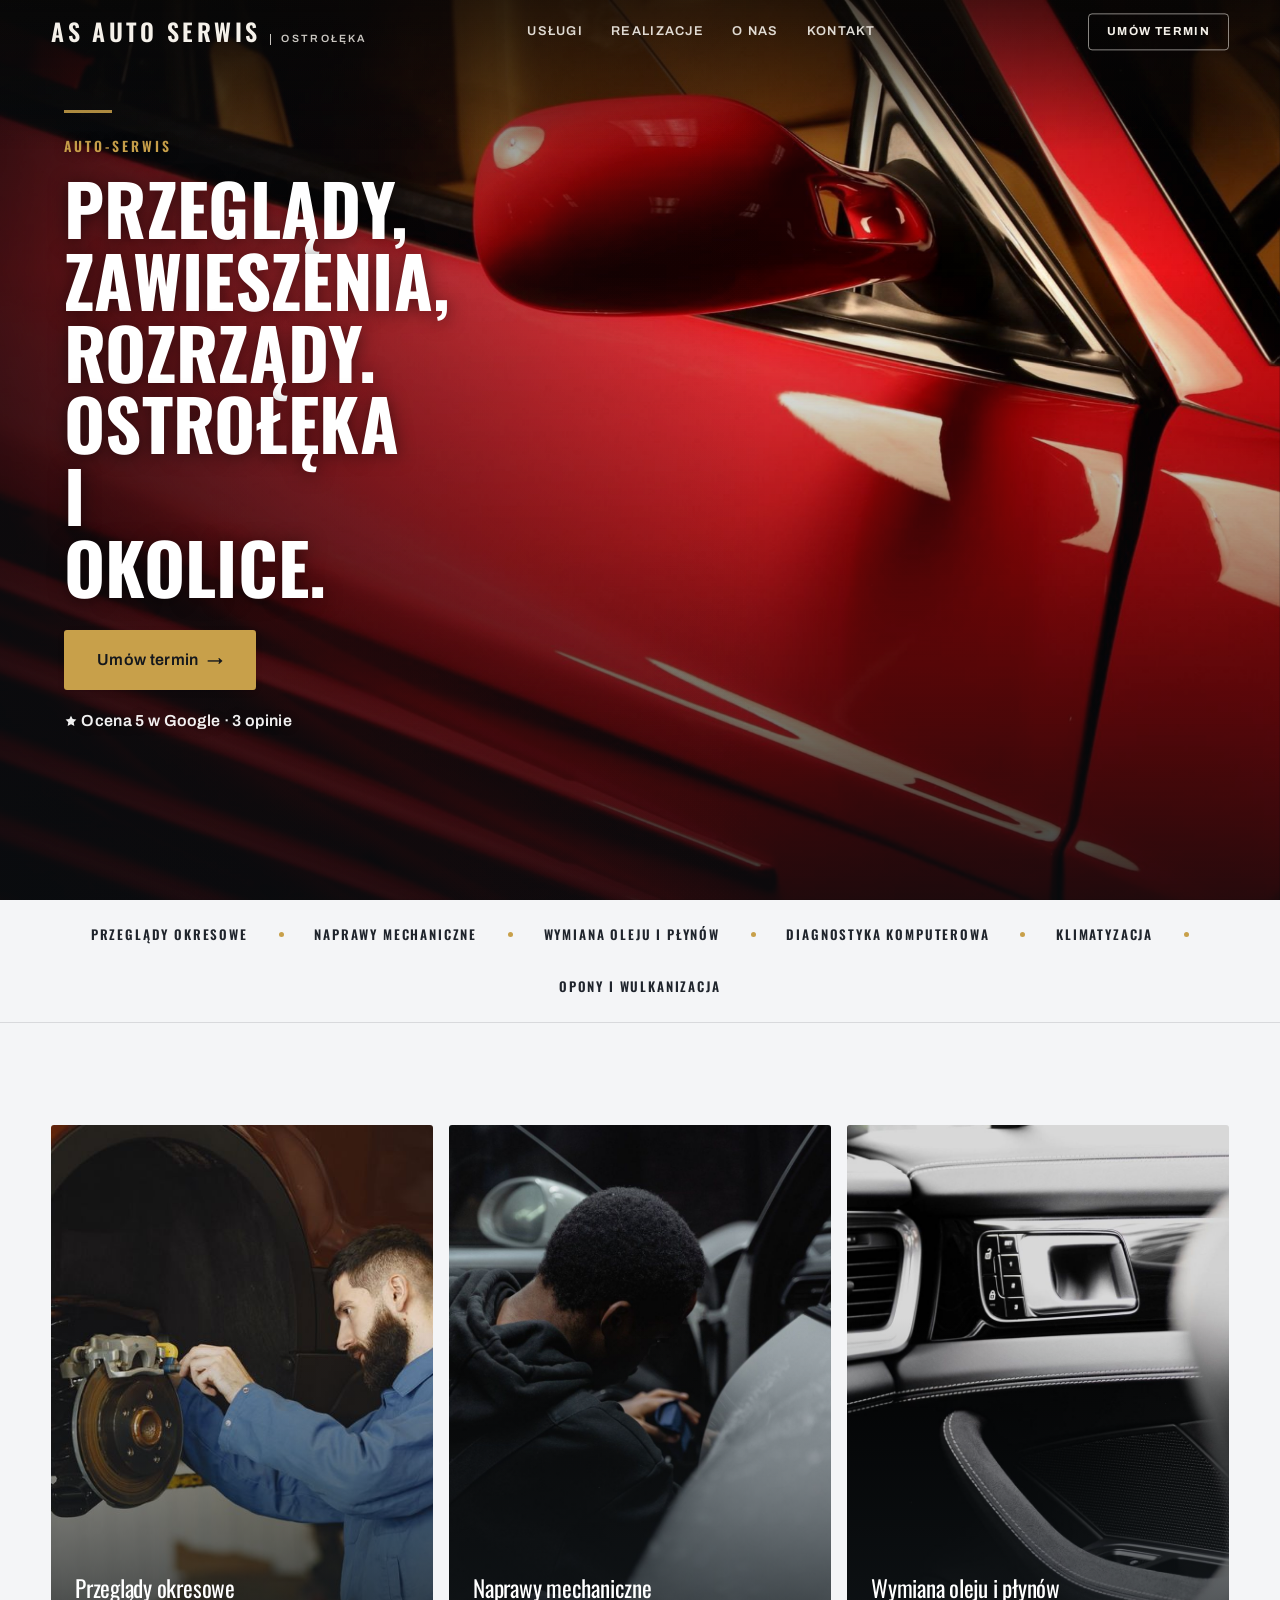
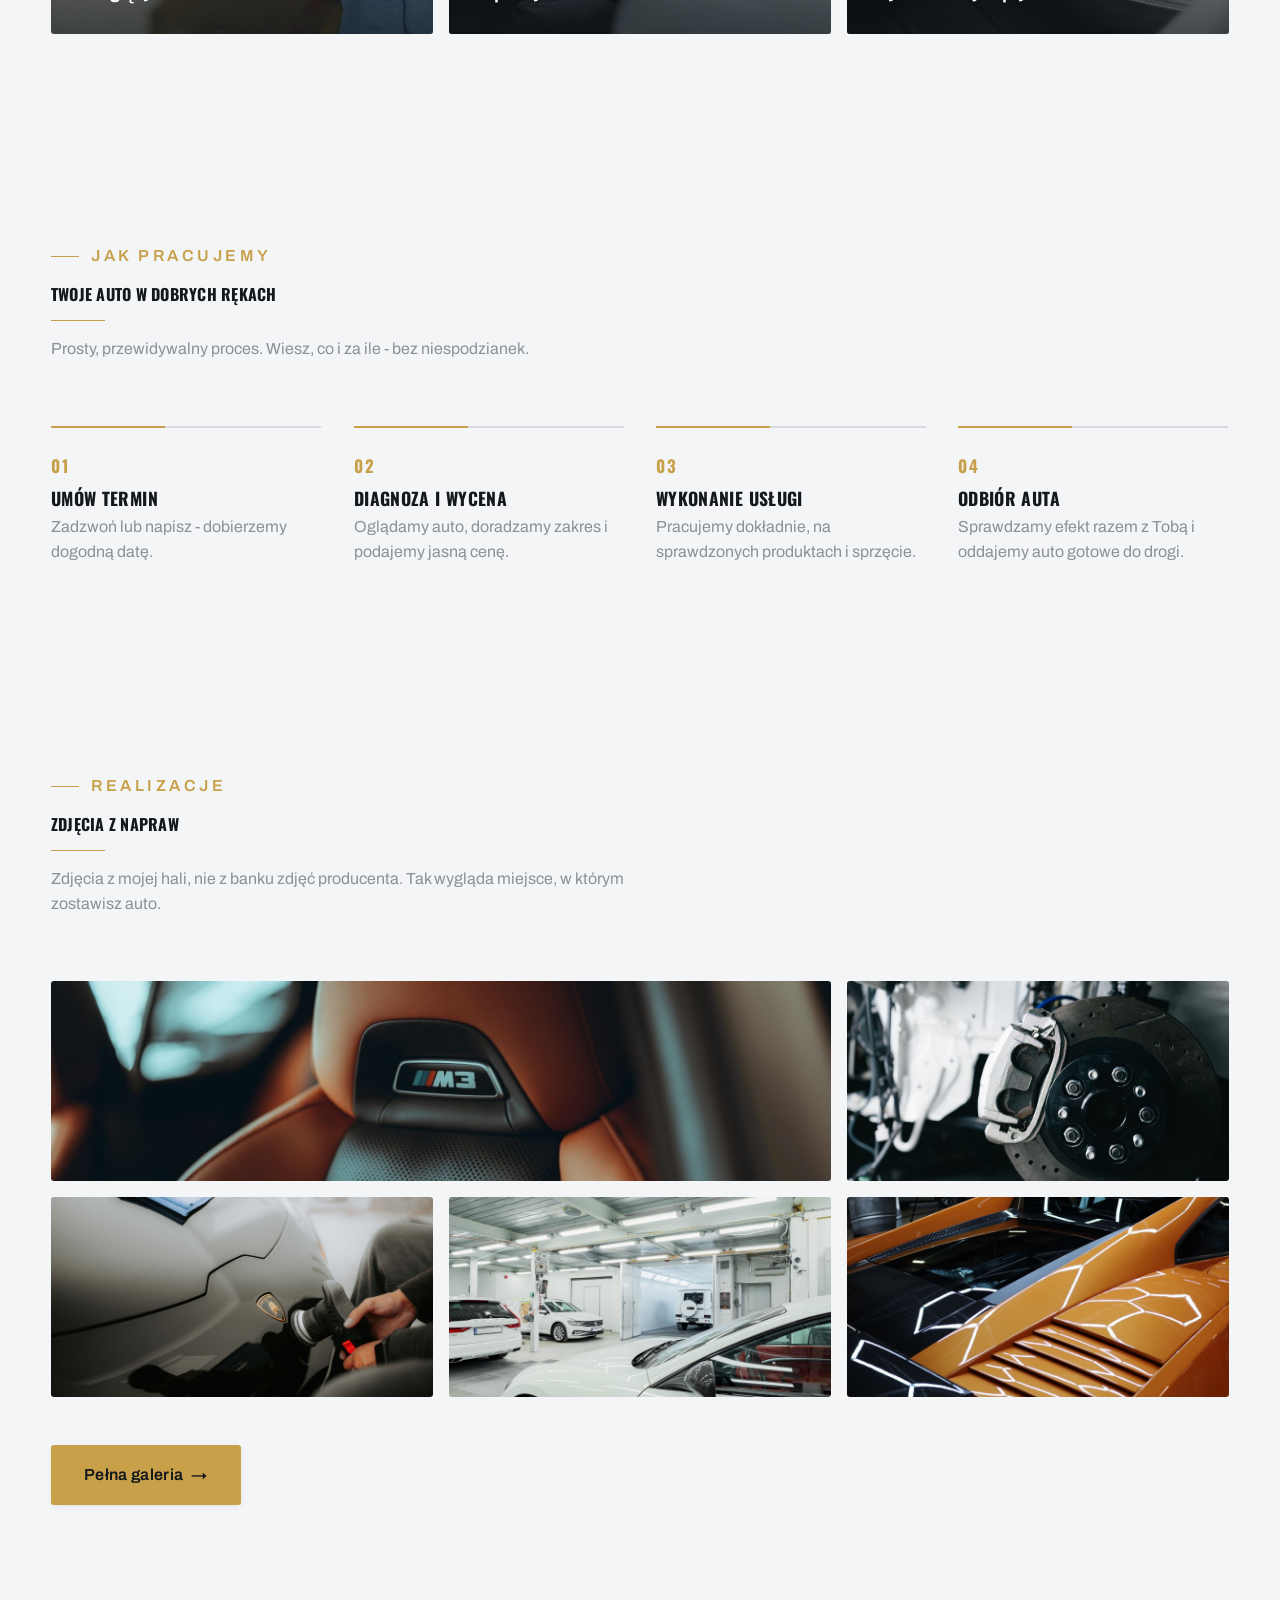
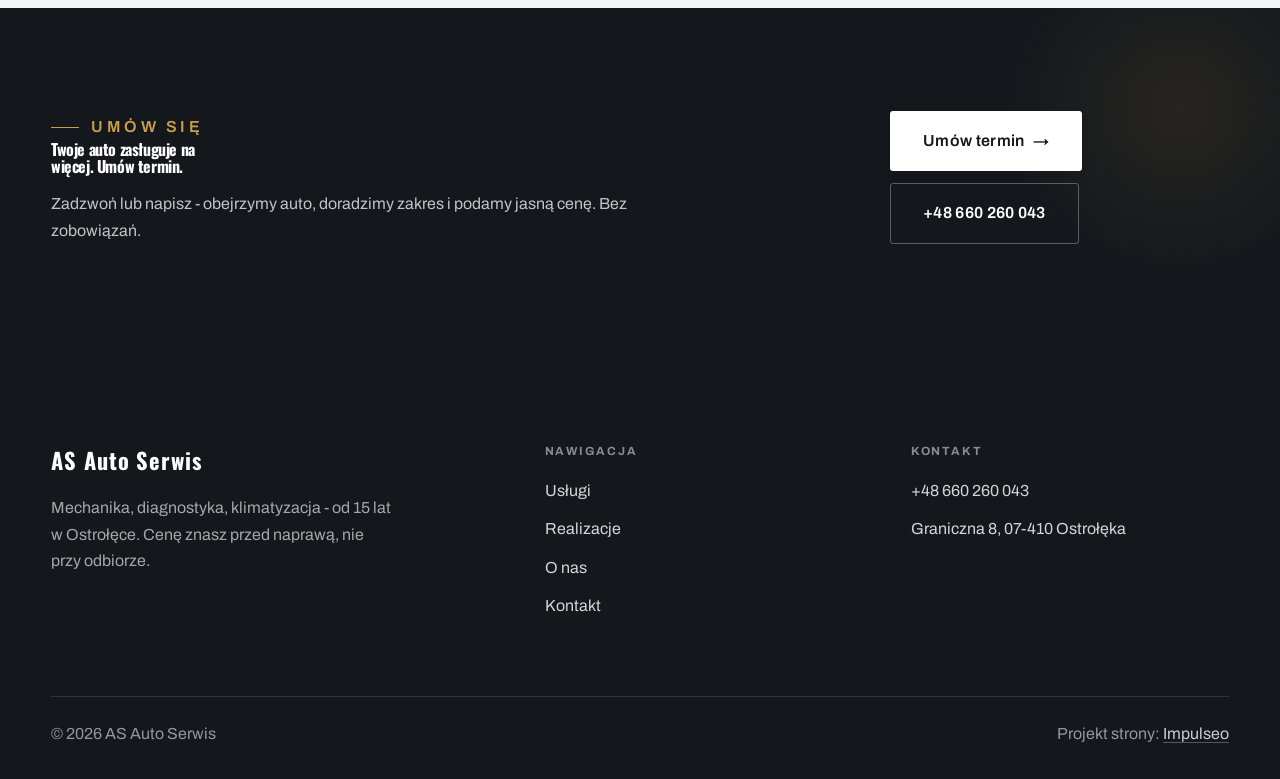
<file: index.html>
<!DOCTYPE html>
<html lang="pl">
<head>
<meta charset="UTF-8">
<meta name="viewport" content="width=device-width, initial-scale=1.0">
<title>Warsztat samochodowy Ostrołęka | AS Auto Serwis</title>
<meta name="description" content="Mechanik Ostrołęka - od przeglądu po rozrząd. Cena przed naprawą, gwarancja na robociznę, faktura VAT albo paragon. Zadzwoń: 660 260 043.">
<link rel="preconnect" href="https://fonts.googleapis.com">
<link rel="preconnect" href="https://fonts.gstatic.com" crossorigin>
<link href="https://fonts.googleapis.com/css2?family=Oswald:wght@500;600;700&family=Archivo:wght@400;500;600&display=swap" rel="stylesheet">
<link rel="stylesheet" href="assets/styles.css">
</head>
<body>

<header class="nav">
  <div class="wrap nav-inner">
    <a class="brand" href="index.html"><span class="name">AS Auto Serwis</span><span class="sub">Ostrołęka</span></a>
    <nav class="nav-links">
      <a href="oferta.html">Usługi</a>
      <a href="realizacje.html">Realizacje</a>
      <a href="o-nas.html">O nas</a>
      <a href="kontakt.html">Kontakt</a>
      <a href="kontakt.html" class="btn btn-accent">Umów termin</a>
    </nav>
    <button class="nav-toggle" aria-label="Menu"><span></span><span></span><span></span></button>
  </div>
</header>

<section class="hero-auto">
  <img class="ha-bg" src="img/hero.jpg" alt="AS Auto Serwis">
  <div class="ha-veil"></div>
  <div class="ha-inner">
    <span class="ha-tick" aria-hidden="true"></span>
    <span class="ha-kicker">Auto-serwis</span>
    <h1 class="ha-claim">Przeglądy, zawieszenia, rozrządy. Ostrołęka i okolice.</h1>
    <a href="kontakt.html" class="btn btn-accent ha-cta">Umów termin <span class="arr">→</span></a>
      <p class="ha-rating"><svg class="ico-star" width="14" height="14" viewBox="0 0 24 24" style="vertical-align:-2px" aria-hidden="true"><path d="M12 2.8l2.85 5.8 6.4.93-4.63 4.5 1.1 6.37L12 17.4l-5.72 3 1.1-6.37-4.63-4.5 6.4-.93L12 2.8Z" fill="currentColor"/></svg> Ocena 5 w Google · 3 opinie</p>
  </div>
</section>
<section class="spec-ribbon">
  <div class="wrap">
    <ul class="sr-row reveal"><li>Przeglądy okresowe</li><li>Naprawy mechaniczne</li><li>Wymiana oleju i płynów</li><li>Diagnostyka komputerowa</li><li>Klimatyzacja</li><li>Opony i wulkanizacja</li></ul>
  </div>
</section>
<section class="gateways-band">
  <div class="wrap">
    <div class="gateways">
      <a href="oferta.html" class="gateway reveal"><img src="img/g1.jpg" alt="Przeglądy okresowe" loading="lazy"><span class="g-ttl">Przeglądy okresowe</span></a>
      <a href="oferta.html" class="gateway reveal"><img src="img/g2.jpg" alt="Naprawy mechaniczne" loading="lazy"><span class="g-ttl">Naprawy mechaniczne</span></a>
      <a href="oferta.html" class="gateway reveal"><img src="img/g3.jpg" alt="Wymiana oleju i płynów" loading="lazy"><span class="g-ttl">Wymiana oleju i płynów</span></a>
    </div>
  </div>
</section>
<section class="auto-proc">
  <div class="wrap">
    <div class="head reveal">
      <span class="eyebrow">Jak pracujemy</span>
      <h2>Twoje auto w dobrych rękach</h2>
      <p>Prosty, przewidywalny proces. Wiesz, co i za ile - bez niespodzianek.</p>
    </div>
    <ol class="auto-proc-row">
      <li class="reveal"><span class="ap-no">01</span><h3>Umów termin</h3><p>Zadzwoń lub napisz - dobierzemy dogodną datę.</p></li>
      <li class="reveal"><span class="ap-no">02</span><h3>Diagnoza i wycena</h3><p>Oglądamy auto, doradzamy zakres i podajemy jasną cenę.</p></li>
      <li class="reveal"><span class="ap-no">03</span><h3>Wykonanie usługi</h3><p>Pracujemy dokładnie, na sprawdzonych produktach i sprzęcie.</p></li>
      <li class="reveal"><span class="ap-no">04</span><h3>Odbiór auta</h3><p>Sprawdzamy efekt razem z Tobą i oddajemy auto gotowe do drogi.</p></li>
    </ol>
  </div>
</section>
<section>
  <div class="wrap">
    <div class="head reveal">
      <span class="eyebrow">Realizacje</span>
      <h2>Zdjęcia z napraw</h2>
      <p>Zdjęcia z mojej hali, nie z banku zdjęć producenta. Tak wygląda miejsce, w którym zostawisz auto.</p>
    </div>
    <div class="gallery">
      <div class="tile t-two3 reveal"><img src="img/g4.jpg" alt="Serwis klimatyzacji" loading="lazy"><div class="cap">Serwis klimatyzacji</div></div>
      <div class="tile t-third reveal"><img src="img/g5.jpg" alt="Wymiana opon" loading="lazy"><div class="cap">Wymiana opon</div></div>
      <div class="tile t-third reveal"><img src="img/g6.jpg" alt="Auto gotowe do odbioru" loading="lazy"><div class="cap">Auto gotowe do odbioru</div></div>
      <div class="tile t-third reveal"><img src="img/g7.jpg" alt="AS Auto Serwis" loading="lazy"></div>
      <div class="tile t-third reveal"><img src="img/g8.jpg" alt="AS Auto Serwis" loading="lazy"></div>
    </div>
    <div style="margin-top:var(--space-7)" class="reveal"><a href="realizacje.html" class="btn btn-accent">Pełna galeria <span class="arr">→</span></a></div>
  </div>
</section>
<section class="cta">
  <div class="wrap">
    <div class="reveal">
      <span class="eyebrow">Umów się</span>
      <h2>Twoje auto zasługuje na więcej. Umów termin.</h2>
      <p>Zadzwoń lub napisz - obejrzymy auto, doradzimy zakres i podamy jasną cenę. Bez zobowiązań.</p>
    </div>
    <div class="cta-actions reveal">
      <a href="kontakt.html" class="btn btn-light">Umów termin <span class="arr">→</span></a>
      <a href="tel:+48660260043" class="btn btn-ghost" style="color:#fff;border-color:rgba(255,255,255,.3)">+48 660 260 043</a>
    </div>
  </div>
</section>

<footer>
  <div class="wrap">
    <div class="foot-grid">
      <div class="foot-brand">
        <div class="name">AS Auto Serwis</div>
        <p>Mechanika, diagnostyka, klimatyzacja - od 15 lat w Ostrołęce. Cenę znasz przed naprawą, nie przy odbiorze.</p>
      </div>
      <div class="foot-col">
        <h4>Nawigacja</h4>
        <a href="oferta.html">Usługi</a>
        <a href="realizacje.html">Realizacje</a>
        <a href="o-nas.html">O nas</a>
        <a href="kontakt.html">Kontakt</a>
      </div>
      <div class="foot-col">
        <h4>Kontakt</h4>
        <a href="tel:+48660260043">+48 660 260 043</a>
        <p>Graniczna 8, 07-410 Ostrołęka</p>
      </div>
    </div>
    <div class="foot-bot">
      <span>© 2026 AS Auto Serwis</span>
      <span>Projekt strony: <a class="foot-credit" href="https://impulseo.pl" target="_blank" rel="noopener">Impulseo</a></span>
    </div>
  </div>
</footer>
<div class="sticky-reserve"><a class="sr-book" href="kontakt.html">Umów termin</a><a class="sr-call" href="tel:+48660260043" aria-label="Zadzwoń"><svg class="ico-tel" width="16" height="16" viewBox="0 0 24 24" fill="none" aria-hidden="true"><path d="M6.6 10.8a15.5 15.5 0 0 0 6.6 6.6l2.2-2.2a1 1 0 0 1 1-.24 11.4 11.4 0 0 0 3.6.58 1 1 0 0 1 1 1V20a1 1 0 0 1-1 1A17 17 0 0 1 3 4a1 1 0 0 1 1-1h3.5a1 1 0 0 1 1 1c0 1.25.2 2.46.58 3.6a1 1 0 0 1-.25 1l-2.23 2.2Z" fill="currentColor"/></svg></a></div>

<script src="assets/main.js"></script>
</body>
</html>
</file>
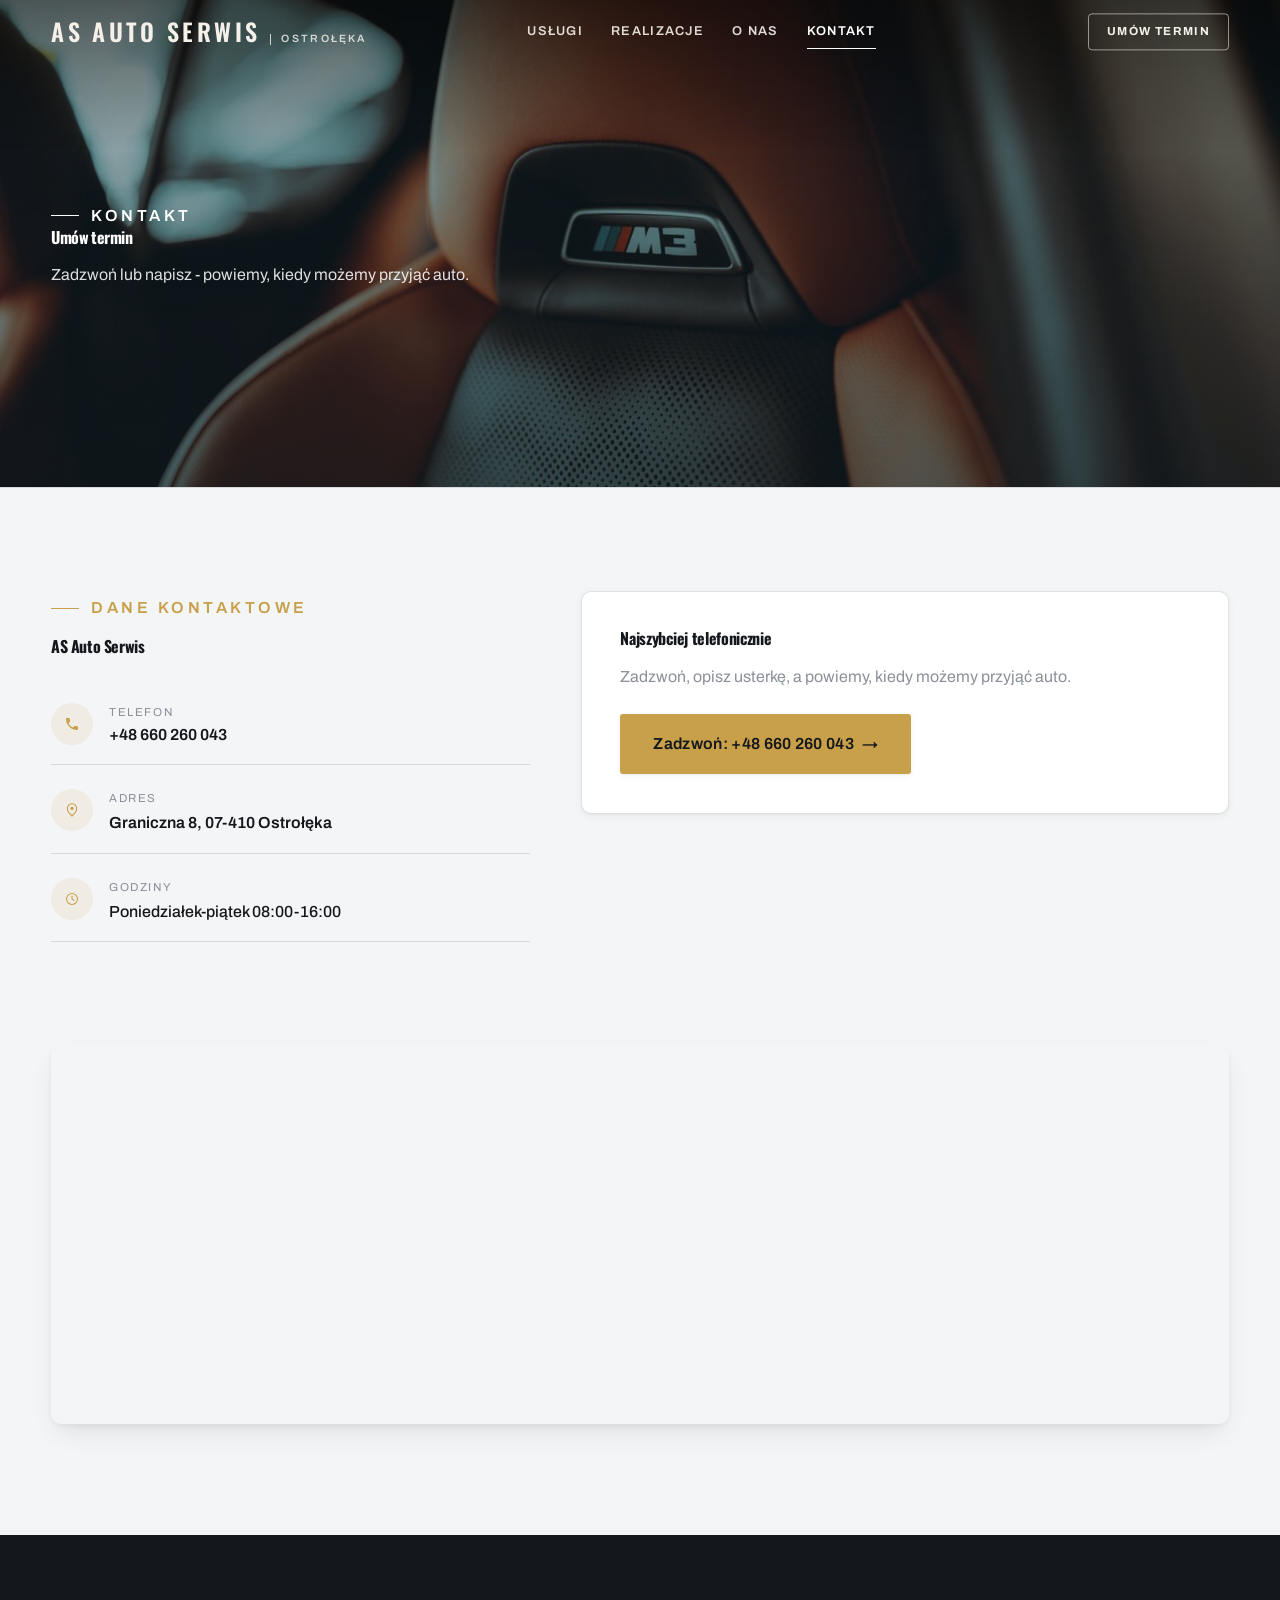
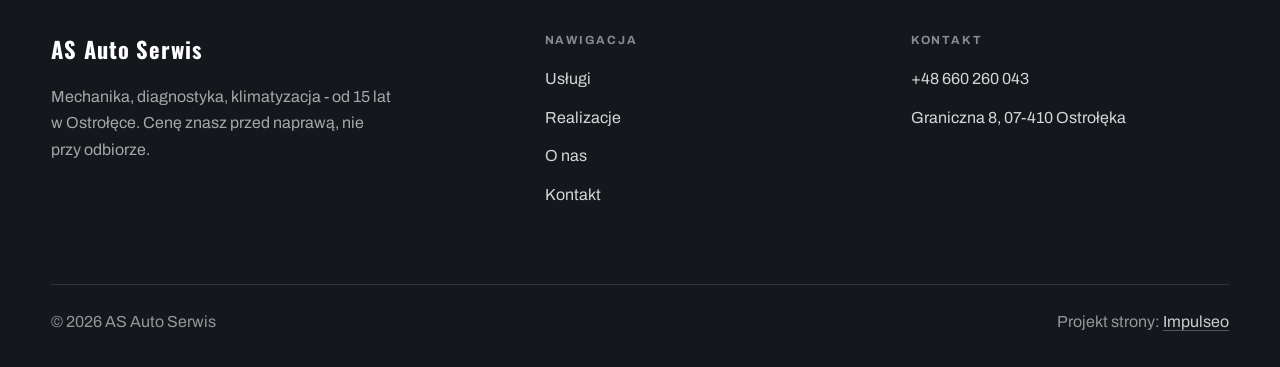
<file: kontakt.html>
<!DOCTYPE html>
<html lang="pl">
<head>
<meta charset="UTF-8">
<meta name="viewport" content="width=device-width, initial-scale=1.0">
<title>Kontakt - AS Auto Serwis</title>
<meta name="description" content="Kontakt AS Auto Serwis - Graniczna 8, 07-410 Ostrołęka">
<link rel="preconnect" href="https://fonts.googleapis.com">
<link rel="preconnect" href="https://fonts.gstatic.com" crossorigin>
<link href="https://fonts.googleapis.com/css2?family=Oswald:wght@500;600;700&family=Archivo:wght@400;500;600&display=swap" rel="stylesheet">
<link rel="stylesheet" href="assets/styles.css">
</head>
<body>

<header class="nav">
  <div class="wrap nav-inner">
    <a class="brand" href="index.html"><span class="name">AS Auto Serwis</span><span class="sub">Ostrołęka</span></a>
    <nav class="nav-links">
      <a href="oferta.html">Usługi</a>
      <a href="realizacje.html">Realizacje</a>
      <a href="o-nas.html">O nas</a>
      <a href="kontakt.html" class="active">Kontakt</a>
      <a href="kontakt.html" class="btn btn-accent">Umów termin</a>
    </nav>
    <button class="nav-toggle" aria-label="Menu"><span></span><span></span><span></span></button>
  </div>
</header>

<section class="pagehead">
  <img src="img/g4.jpg" alt="AS Auto Serwis - Umów termin">
  <div class="wrap">
    <span class="eyebrow">Kontakt</span>
    <h1>Umów termin</h1>
    <p>Zadzwoń lub napisz - powiemy, kiedy możemy przyjąć auto.</p>
  </div>
</section>
<section>
  <div class="wrap contact-grid">
    <div class="reveal">
      <span class="eyebrow">Dane kontaktowe</span>
      <h2 style="margin:var(--space-4) 0 var(--space-6)">AS Auto Serwis</h2>
      <div class="info-list">
        <div class="info-row"><div class="ic"><svg class="ico-tel" width="16" height="16" viewBox="0 0 24 24" fill="none" aria-hidden="true"><path d="M6.6 10.8a15.5 15.5 0 0 0 6.6 6.6l2.2-2.2a1 1 0 0 1 1-.24 11.4 11.4 0 0 0 3.6.58 1 1 0 0 1 1 1V20a1 1 0 0 1-1 1A17 17 0 0 1 3 4a1 1 0 0 1 1-1h3.5a1 1 0 0 1 1 1c0 1.25.2 2.46.58 3.6a1 1 0 0 1-.25 1l-2.23 2.2Z" fill="currentColor"/></svg></div><div><div class="lbl">Telefon</div><a class="val" href="tel:+48660260043">+48 660 260 043</a></div></div>
        <div class="info-row"><div class="ic"><svg class="ico-pin" width="16" height="16" viewBox="0 0 24 24" fill="none" aria-hidden="true"><path d="M12 21s7-6.1 7-11.5A7 7 0 0 0 5 9.5C5 14.9 12 21 12 21Z" stroke="currentColor" stroke-width="1.6" fill="none"/><circle cx="12" cy="9.5" r="2.4" fill="currentColor"/></svg></div><div><div class="lbl">Adres</div><div class="val">Graniczna 8, 07-410 Ostrołęka</div></div></div>
        <div class="info-row"><div class="ic"><svg class="ico-clock" width="16" height="16" viewBox="0 0 24 24" fill="none" aria-hidden="true"><circle cx="12" cy="12" r="8.2" stroke="currentColor" stroke-width="1.6"/><path d="M12 7.5V12l3.2 1.9" stroke="currentColor" stroke-width="1.6" stroke-linecap="round"/></svg></div><div><div class="lbl">Godziny</div><div class="val" style="font-weight:500">Poniedziałek-piątek 08:00-16:00</div></div></div>
      </div>
    </div>
    <div class="reveal">
      <div class="form">
        <h3 style="margin-bottom:var(--space-4)">Najszybciej telefonicznie</h3>
        <p class="muted" style="margin-bottom:var(--space-5)">Zadzwoń, opisz usterkę, a powiemy, kiedy możemy przyjąć auto.</p>
        <a href="tel:+48660260043" class="btn btn-accent" style="justify-content:center">Zadzwoń: +48 660 260 043 <span class="arr">→</span></a>
      </div>
    </div>
  </div>
</section>
<section style="padding-top:0">
  <div class="wrap reveal">
    <iframe class="map" title="AS Auto Serwis - Ostrołęka" src="https://maps.google.com/maps?q=AS%20Auto%20Serwis%20Ostro%C5%82%C4%99ka&z=15&output=embed" loading="lazy" referrerpolicy="no-referrer-when-downgrade"></iframe>
  </div>
</section>

<footer>
  <div class="wrap">
    <div class="foot-grid">
      <div class="foot-brand">
        <div class="name">AS Auto Serwis</div>
        <p>Mechanika, diagnostyka, klimatyzacja - od 15 lat w Ostrołęce. Cenę znasz przed naprawą, nie przy odbiorze.</p>
      </div>
      <div class="foot-col">
        <h4>Nawigacja</h4>
        <a href="oferta.html">Usługi</a>
        <a href="realizacje.html">Realizacje</a>
        <a href="o-nas.html">O nas</a>
        <a href="kontakt.html">Kontakt</a>
      </div>
      <div class="foot-col">
        <h4>Kontakt</h4>
        <a href="tel:+48660260043">+48 660 260 043</a>
        <p>Graniczna 8, 07-410 Ostrołęka</p>
      </div>
    </div>
    <div class="foot-bot">
      <span>© 2026 AS Auto Serwis</span>
      <span>Projekt strony: <a class="foot-credit" href="https://impulseo.pl" target="_blank" rel="noopener">Impulseo</a></span>
    </div>
  </div>
</footer>
<div class="sticky-reserve"><a class="sr-book" href="kontakt.html">Umów termin</a><a class="sr-call" href="tel:+48660260043" aria-label="Zadzwoń"><svg class="ico-tel" width="16" height="16" viewBox="0 0 24 24" fill="none" aria-hidden="true"><path d="M6.6 10.8a15.5 15.5 0 0 0 6.6 6.6l2.2-2.2a1 1 0 0 1 1-.24 11.4 11.4 0 0 0 3.6.58 1 1 0 0 1 1 1V20a1 1 0 0 1-1 1A17 17 0 0 1 3 4a1 1 0 0 1 1-1h3.5a1 1 0 0 1 1 1c0 1.25.2 2.46.58 3.6a1 1 0 0 1-.25 1l-2.23 2.2Z" fill="currentColor"/></svg></a></div>

<script src="assets/main.js"></script>
</body>
</html>
</file>
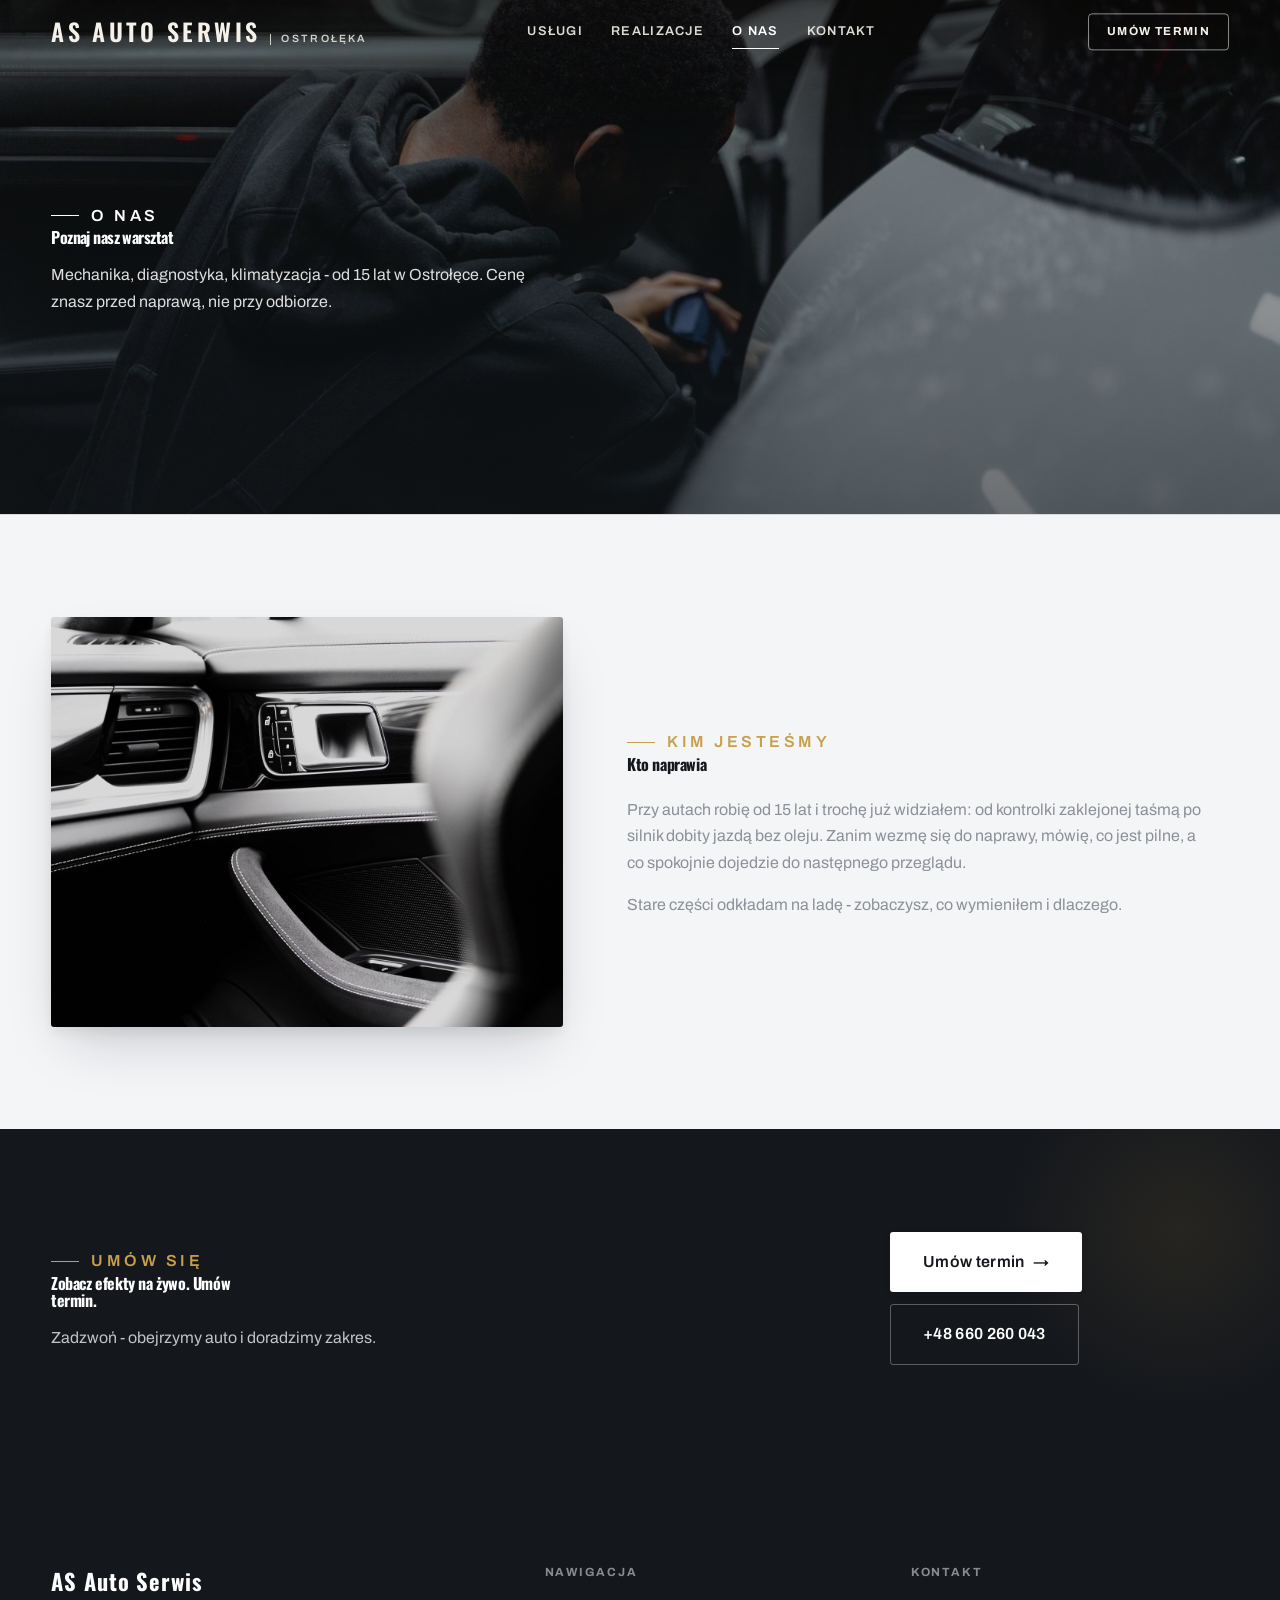
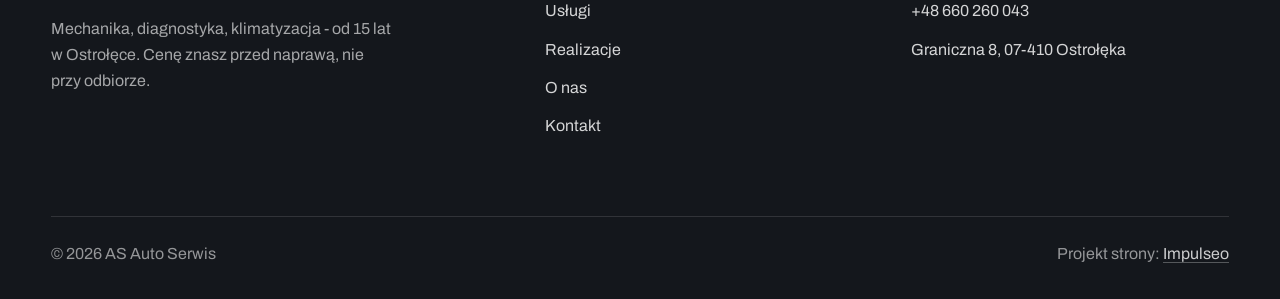
<file: o-nas.html>
<!DOCTYPE html>
<html lang="pl">
<head>
<meta charset="UTF-8">
<meta name="viewport" content="width=device-width, initial-scale=1.0">
<title>O nas - AS Auto Serwis</title>
<meta name="description" content="Mechanik Ostrołęka - od przeglądu po rozrząd. Cena przed naprawą, gwarancja na robociznę, faktura VAT albo paragon. Zadzwoń: 660 260 043.">
<link rel="preconnect" href="https://fonts.googleapis.com">
<link rel="preconnect" href="https://fonts.gstatic.com" crossorigin>
<link href="https://fonts.googleapis.com/css2?family=Oswald:wght@500;600;700&family=Archivo:wght@400;500;600&display=swap" rel="stylesheet">
<link rel="stylesheet" href="assets/styles.css">
</head>
<body>

<header class="nav">
  <div class="wrap nav-inner">
    <a class="brand" href="index.html"><span class="name">AS Auto Serwis</span><span class="sub">Ostrołęka</span></a>
    <nav class="nav-links">
      <a href="oferta.html">Usługi</a>
      <a href="realizacje.html">Realizacje</a>
      <a href="o-nas.html" class="active">O nas</a>
      <a href="kontakt.html">Kontakt</a>
      <a href="kontakt.html" class="btn btn-accent">Umów termin</a>
    </nav>
    <button class="nav-toggle" aria-label="Menu"><span></span><span></span><span></span></button>
  </div>
</header>

<section class="pagehead">
  <img src="img/g2.jpg" alt="AS Auto Serwis - Poznaj nasz warsztat">
  <div class="wrap">
    <span class="eyebrow">O nas</span>
    <h1>Poznaj nasz warsztat</h1>
    <p>Mechanika, diagnostyka, klimatyzacja - od 15 lat w Ostrołęce. Cenę znasz przed naprawą, nie przy odbiorze.</p>
  </div>
</section>
<section>
  <div class="wrap split">
    <div class="split-art reveal"><img src="img/g3.jpg" alt="AS Auto Serwis" loading="lazy"></div>
    <div class="split-copy reveal">
      <span class="eyebrow">Kim jesteśmy</span>
      <h2>Kto naprawia</h2>
      <p class="muted">Przy autach robię od 15 lat i trochę już widziałem: od kontrolki zaklejonej taśmą po silnik dobity jazdą bez oleju. Zanim wezmę się do naprawy, mówię, co jest pilne, a co spokojnie dojedzie do następnego przeglądu.</p>
      <p class="muted">Stare części odkładam na ladę - zobaczysz, co wymieniłem i dlaczego.</p>
    </div>
  </div>
</section>


<section class="cta">
  <div class="wrap">
    <div class="reveal">
      <span class="eyebrow">Umów się</span>
      <h2>Zobacz efekty na żywo. Umów termin.</h2>
      <p>Zadzwoń - obejrzymy auto i doradzimy zakres.</p>
    </div>
    <div class="cta-actions reveal">
      <a href="kontakt.html" class="btn btn-light">Umów termin <span class="arr">→</span></a>
      <a href="tel:+48660260043" class="btn btn-ghost" style="color:#fff;border-color:rgba(255,255,255,.3)">+48 660 260 043</a>
    </div>
  </div>
</section>

<footer>
  <div class="wrap">
    <div class="foot-grid">
      <div class="foot-brand">
        <div class="name">AS Auto Serwis</div>
        <p>Mechanika, diagnostyka, klimatyzacja - od 15 lat w Ostrołęce. Cenę znasz przed naprawą, nie przy odbiorze.</p>
      </div>
      <div class="foot-col">
        <h4>Nawigacja</h4>
        <a href="oferta.html">Usługi</a>
        <a href="realizacje.html">Realizacje</a>
        <a href="o-nas.html">O nas</a>
        <a href="kontakt.html">Kontakt</a>
      </div>
      <div class="foot-col">
        <h4>Kontakt</h4>
        <a href="tel:+48660260043">+48 660 260 043</a>
        <p>Graniczna 8, 07-410 Ostrołęka</p>
      </div>
    </div>
    <div class="foot-bot">
      <span>© 2026 AS Auto Serwis</span>
      <span>Projekt strony: <a class="foot-credit" href="https://impulseo.pl" target="_blank" rel="noopener">Impulseo</a></span>
    </div>
  </div>
</footer>
<div class="sticky-reserve"><a class="sr-book" href="kontakt.html">Umów termin</a><a class="sr-call" href="tel:+48660260043" aria-label="Zadzwoń"><svg class="ico-tel" width="16" height="16" viewBox="0 0 24 24" fill="none" aria-hidden="true"><path d="M6.6 10.8a15.5 15.5 0 0 0 6.6 6.6l2.2-2.2a1 1 0 0 1 1-.24 11.4 11.4 0 0 0 3.6.58 1 1 0 0 1 1 1V20a1 1 0 0 1-1 1A17 17 0 0 1 3 4a1 1 0 0 1 1-1h3.5a1 1 0 0 1 1 1c0 1.25.2 2.46.58 3.6a1 1 0 0 1-.25 1l-2.23 2.2Z" fill="currentColor"/></svg></a></div>

<script src="assets/main.js"></script>
</body>
</html>
</file>
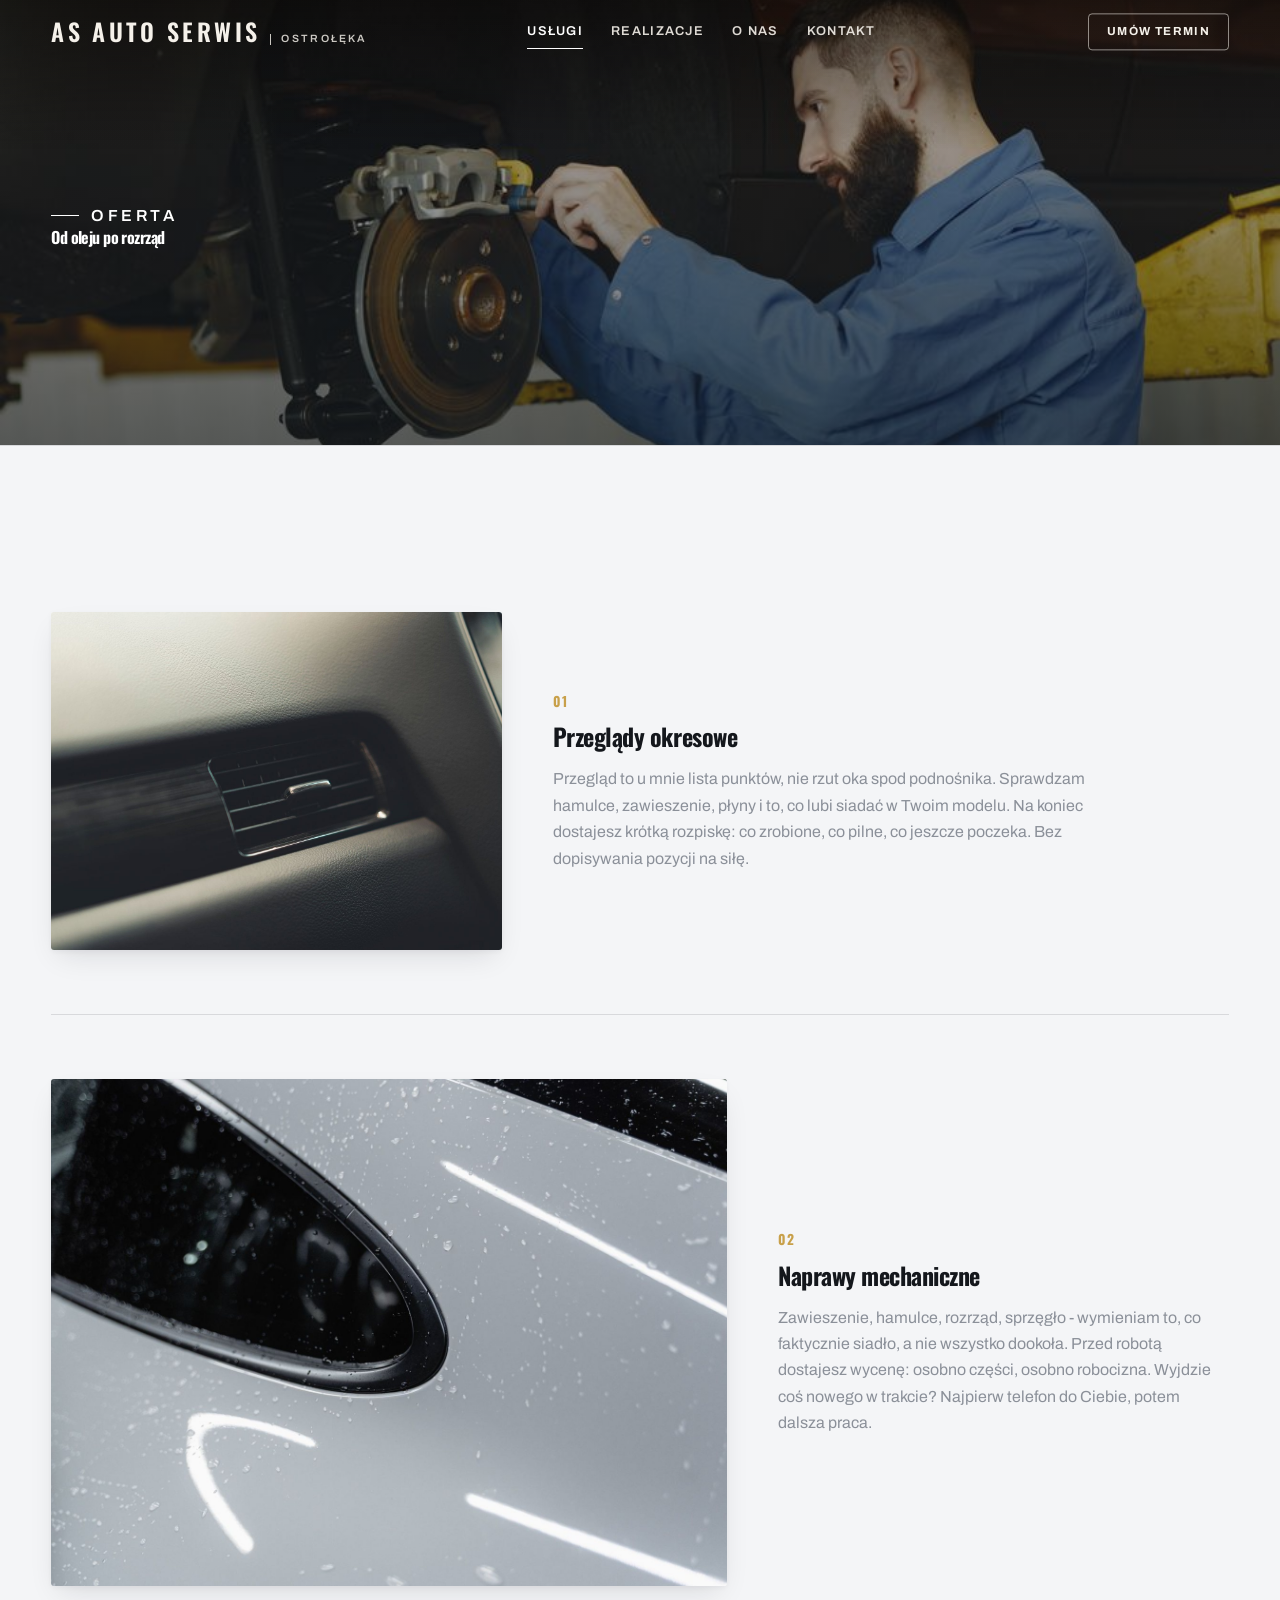
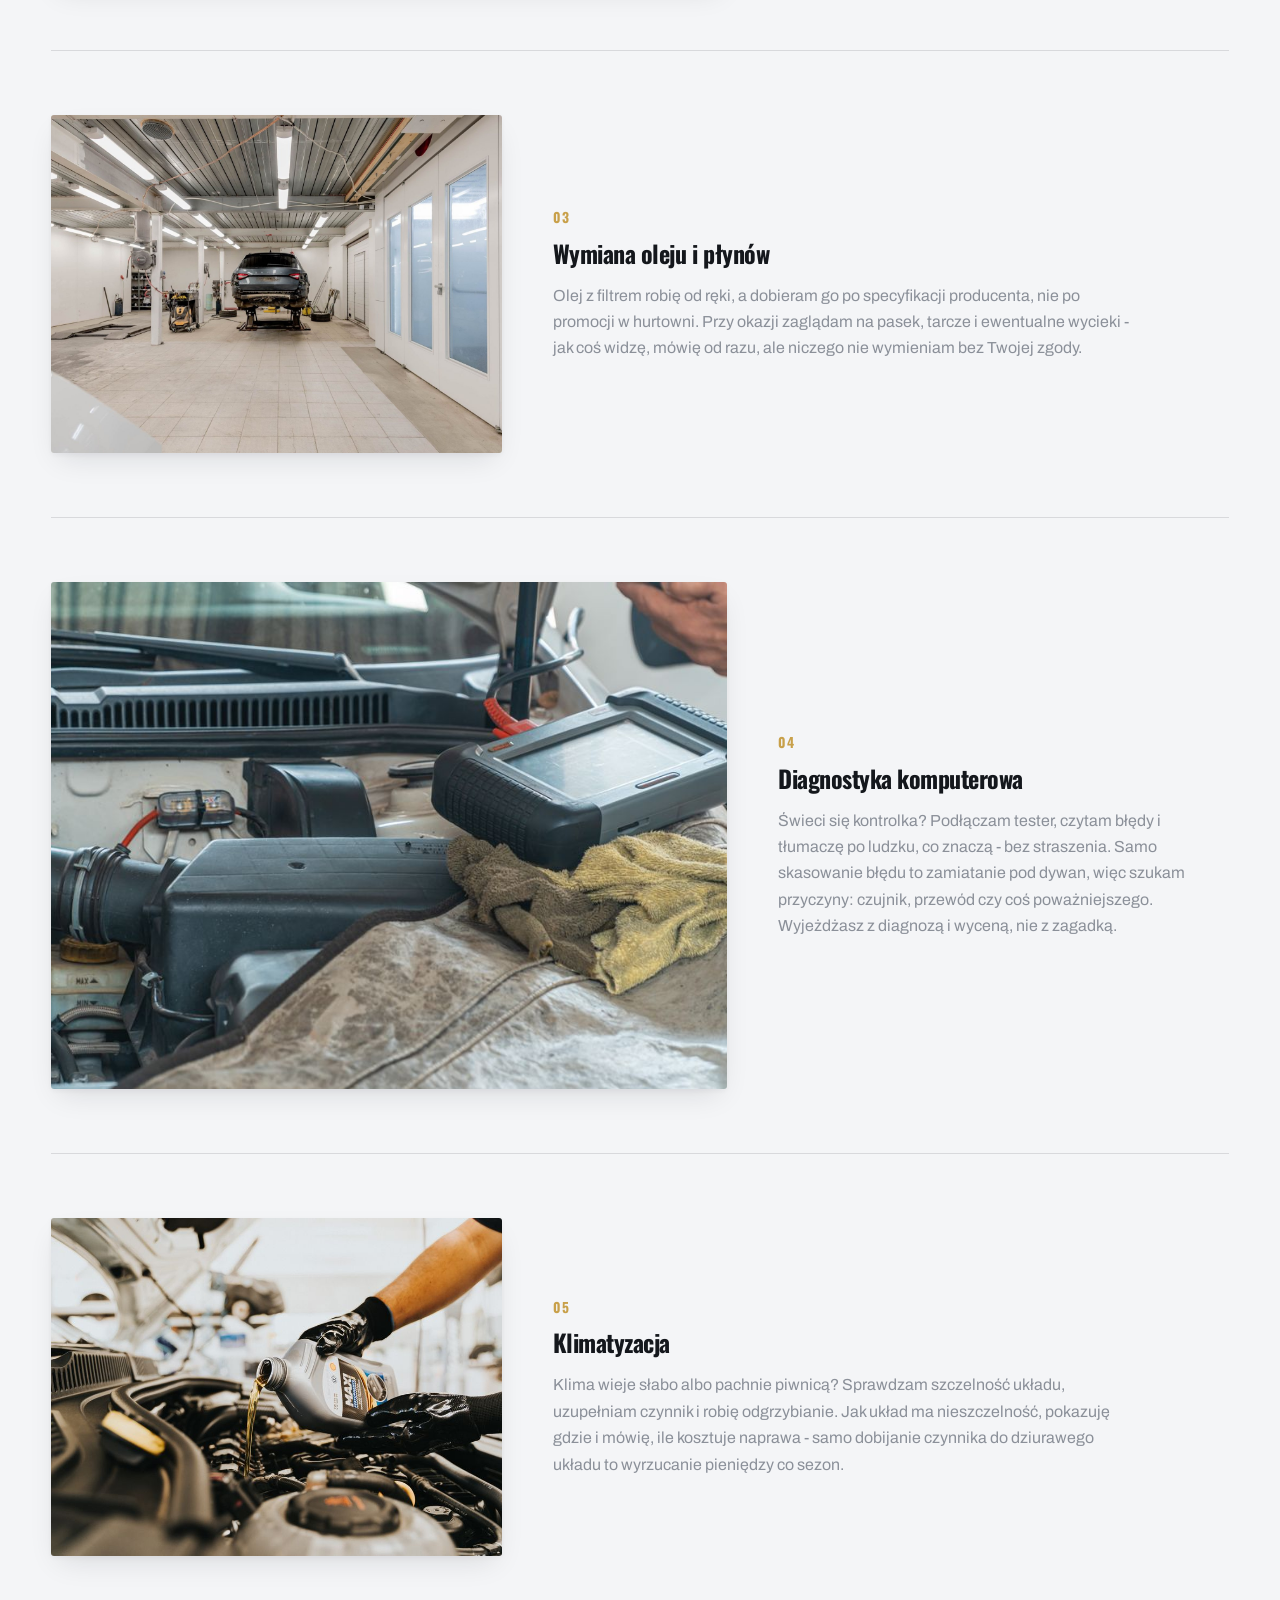
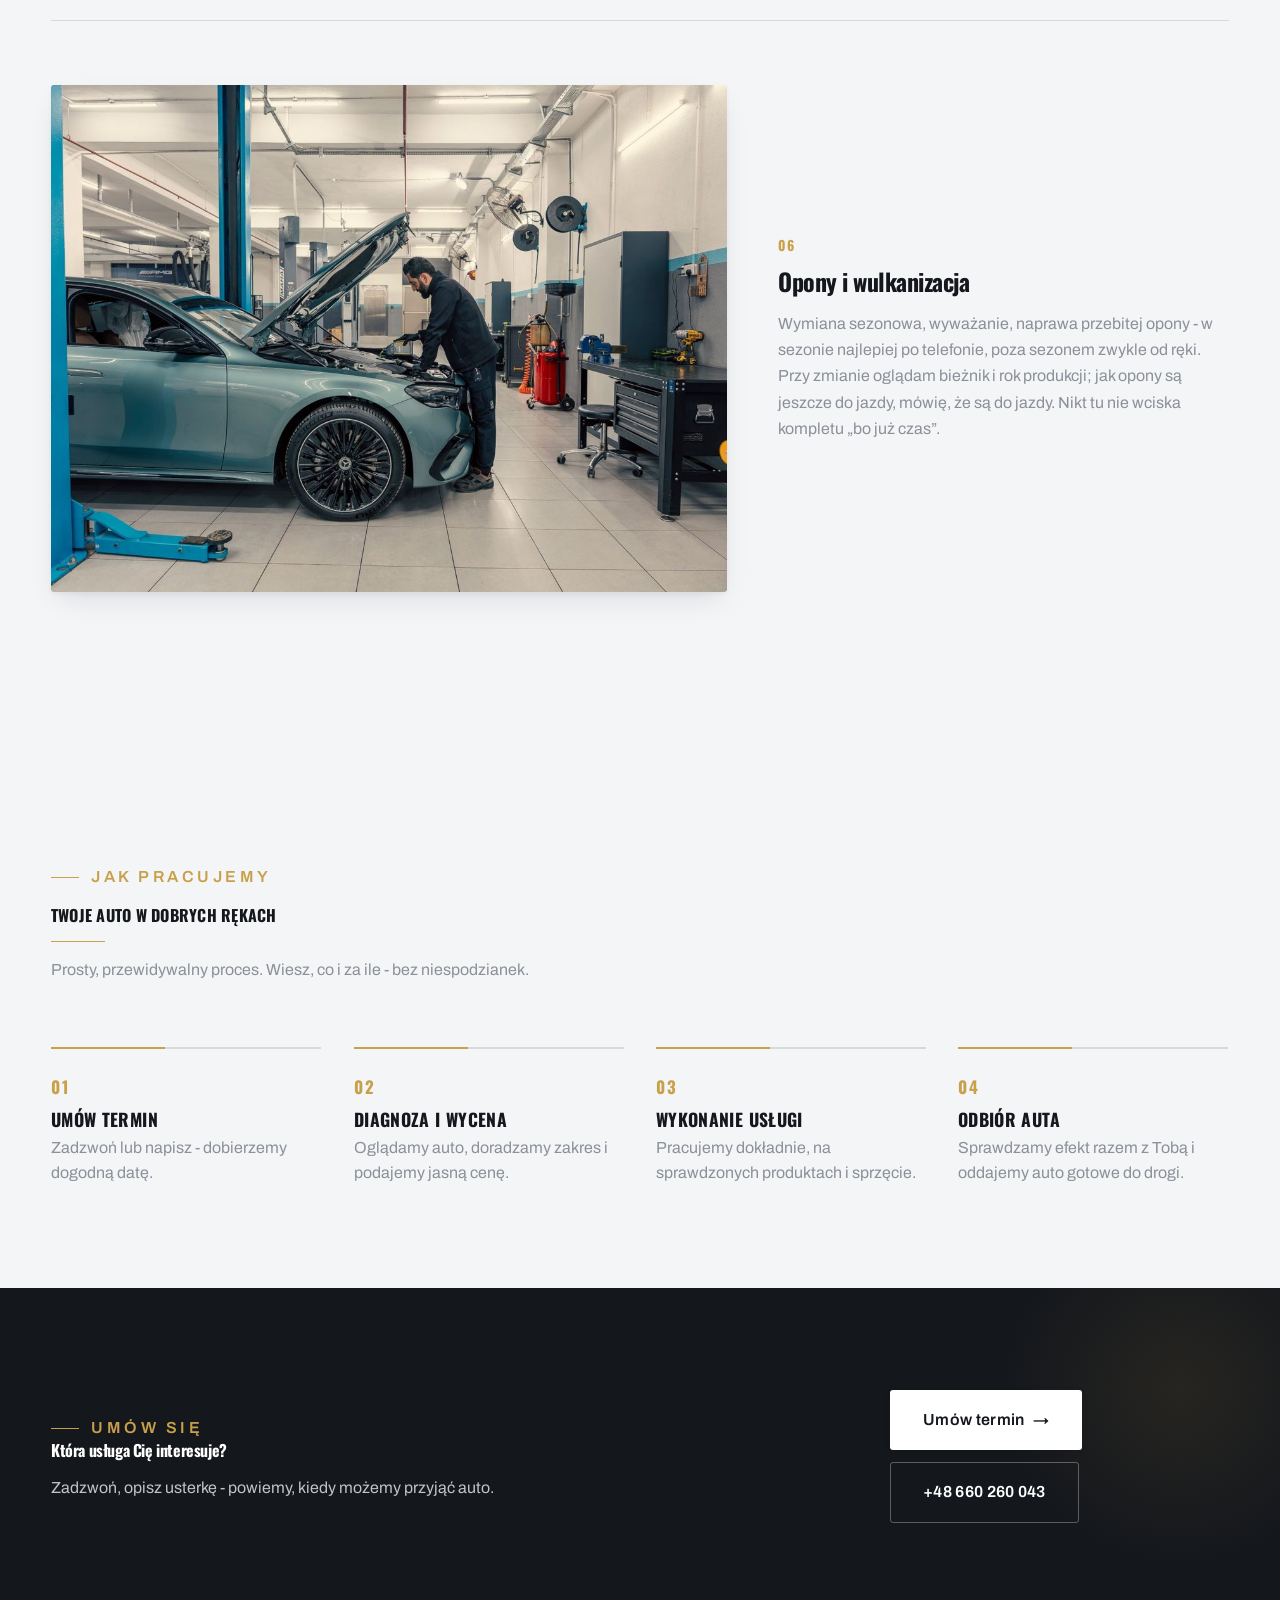
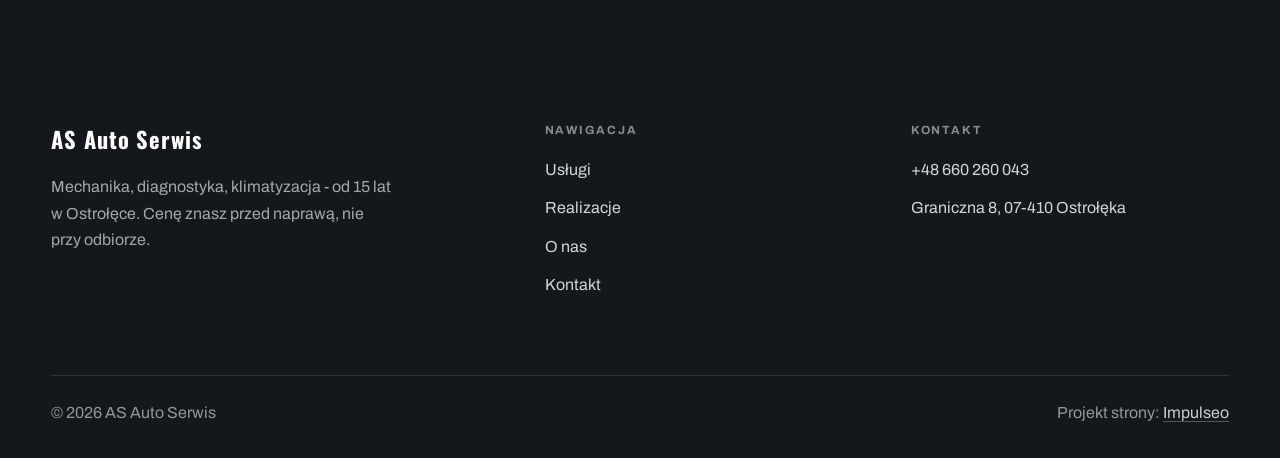
<file: oferta.html>
<!DOCTYPE html>
<html lang="pl">
<head>
<meta charset="UTF-8">
<meta name="viewport" content="width=device-width, initial-scale=1.0">
<title>Oferta - AS Auto Serwis</title>
<meta name="description" content="Mechanik Ostrołęka - od przeglądu po rozrząd. Cena przed naprawą, gwarancja na robociznę, faktura VAT albo paragon. Zadzwoń: 660 260 043.">
<link rel="preconnect" href="https://fonts.googleapis.com">
<link rel="preconnect" href="https://fonts.gstatic.com" crossorigin>
<link href="https://fonts.googleapis.com/css2?family=Oswald:wght@500;600;700&family=Archivo:wght@400;500;600&display=swap" rel="stylesheet">
<link rel="stylesheet" href="assets/styles.css">
</head>
<body>

<header class="nav">
  <div class="wrap nav-inner">
    <a class="brand" href="index.html"><span class="name">AS Auto Serwis</span><span class="sub">Ostrołęka</span></a>
    <nav class="nav-links">
      <a href="oferta.html" class="active">Usługi</a>
      <a href="realizacje.html">Realizacje</a>
      <a href="o-nas.html">O nas</a>
      <a href="kontakt.html">Kontakt</a>
      <a href="kontakt.html" class="btn btn-accent">Umów termin</a>
    </nav>
    <button class="nav-toggle" aria-label="Menu"><span></span><span></span><span></span></button>
  </div>
</header>

<section class="pagehead">
  <img src="img/g1.jpg" alt="AS Auto Serwis - Od oleju po rozrząd">
  <div class="wrap">
    <span class="eyebrow">Oferta</span>
    <h1>Od oleju po rozrząd</h1>
  </div>
</section>
<section>
  <div class="wrap">
    <div class="svc-row reveal">
      <div class="svc-row-art"><img src="img/g10.jpg" alt="Przeglądy okresowe" loading="lazy"></div>
      <div>
        <span class="num">01</span>
        <h3>Przeglądy okresowe</h3>
        <p class="muted">Przegląd to u mnie lista punktów, nie rzut oka spod podnośnika. Sprawdzam hamulce, zawieszenie, płyny i to, co lubi siadać w Twoim modelu. Na koniec dostajesz krótką rozpiskę: co zrobione, co pilne, co jeszcze poczeka. Bez dopisywania pozycji na siłę.</p>
      </div>
    </div>
    <div class="svc-row rev reveal">
      <div class="svc-row-art"><img src="img/g11.jpg" alt="Naprawy mechaniczne" loading="lazy"></div>
      <div>
        <span class="num">02</span>
        <h3>Naprawy mechaniczne</h3>
        <p class="muted">Zawieszenie, hamulce, rozrząd, sprzęgło - wymieniam to, co faktycznie siadło, a nie wszystko dookoła. Przed robotą dostajesz wycenę: osobno części, osobno robocizna. Wyjdzie coś nowego w trakcie? Najpierw telefon do Ciebie, potem dalsza praca.</p>
      </div>
    </div>
    <div class="svc-row reveal">
      <div class="svc-row-art"><img src="img/g12.jpg" alt="Wymiana oleju i płynów" loading="lazy"></div>
      <div>
        <span class="num">03</span>
        <h3>Wymiana oleju i płynów</h3>
        <p class="muted">Olej z filtrem robię od ręki, a dobieram go po specyfikacji producenta, nie po promocji w hurtowni. Przy okazji zaglądam na pasek, tarcze i ewentualne wycieki - jak coś widzę, mówię od razu, ale niczego nie wymieniam bez Twojej zgody.</p>
      </div>
    </div>
    <div class="svc-row rev reveal">
      <div class="svc-row-art"><img src="img/g13.jpg" alt="Diagnostyka komputerowa" loading="lazy"></div>
      <div>
        <span class="num">04</span>
        <h3>Diagnostyka komputerowa</h3>
        <p class="muted">Świeci się kontrolka? Podłączam tester, czytam błędy i tłumaczę po ludzku, co znaczą - bez straszenia. Samo skasowanie błędu to zamiatanie pod dywan, więc szukam przyczyny: czujnik, przewód czy coś poważniejszego. Wyjeżdżasz z diagnozą i wyceną, nie z zagadką.</p>
      </div>
    </div>
    <div class="svc-row reveal">
      <div class="svc-row-art"><img src="img/g14.jpg" alt="Klimatyzacja" loading="lazy"></div>
      <div>
        <span class="num">05</span>
        <h3>Klimatyzacja</h3>
        <p class="muted">Klima wieje słabo albo pachnie piwnicą? Sprawdzam szczelność układu, uzupełniam czynnik i robię odgrzybianie. Jak układ ma nieszczelność, pokazuję gdzie i mówię, ile kosztuje naprawa - samo dobijanie czynnika do dziurawego układu to wyrzucanie pieniędzy co sezon.</p>
      </div>
    </div>
    <div class="svc-row rev reveal">
      <div class="svc-row-art"><img src="img/about.jpg" alt="Opony i wulkanizacja" loading="lazy"></div>
      <div>
        <span class="num">06</span>
        <h3>Opony i wulkanizacja</h3>
        <p class="muted">Wymiana sezonowa, wyważanie, naprawa przebitej opony - w sezonie najlepiej po telefonie, poza sezonem zwykle od ręki. Przy zmianie oglądam bieżnik i rok produkcji; jak opony są jeszcze do jazdy, mówię, że są do jazdy. Nikt tu nie wciska kompletu „bo już czas”.</p>
      </div>
    </div>
  </div>
</section>
<section class="auto-proc">
  <div class="wrap">
    <div class="head reveal">
      <span class="eyebrow">Jak pracujemy</span>
      <h2>Twoje auto w dobrych rękach</h2>
      <p>Prosty, przewidywalny proces. Wiesz, co i za ile - bez niespodzianek.</p>
    </div>
    <ol class="auto-proc-row">
      <li class="reveal"><span class="ap-no">01</span><h3>Umów termin</h3><p>Zadzwoń lub napisz - dobierzemy dogodną datę.</p></li>
      <li class="reveal"><span class="ap-no">02</span><h3>Diagnoza i wycena</h3><p>Oglądamy auto, doradzamy zakres i podajemy jasną cenę.</p></li>
      <li class="reveal"><span class="ap-no">03</span><h3>Wykonanie usługi</h3><p>Pracujemy dokładnie, na sprawdzonych produktach i sprzęcie.</p></li>
      <li class="reveal"><span class="ap-no">04</span><h3>Odbiór auta</h3><p>Sprawdzamy efekt razem z Tobą i oddajemy auto gotowe do drogi.</p></li>
    </ol>
  </div>
</section>
<section class="cta">
  <div class="wrap">
    <div class="reveal">
      <span class="eyebrow">Umów się</span>
      <h2>Która usługa Cię interesuje?</h2>
      <p>Zadzwoń, opisz usterkę - powiemy, kiedy możemy przyjąć auto.</p>
    </div>
    <div class="cta-actions reveal">
      <a href="kontakt.html" class="btn btn-light">Umów termin <span class="arr">→</span></a>
      <a href="tel:+48660260043" class="btn btn-ghost" style="color:#fff;border-color:rgba(255,255,255,.3)">+48 660 260 043</a>
    </div>
  </div>
</section>

<footer>
  <div class="wrap">
    <div class="foot-grid">
      <div class="foot-brand">
        <div class="name">AS Auto Serwis</div>
        <p>Mechanika, diagnostyka, klimatyzacja - od 15 lat w Ostrołęce. Cenę znasz przed naprawą, nie przy odbiorze.</p>
      </div>
      <div class="foot-col">
        <h4>Nawigacja</h4>
        <a href="oferta.html">Usługi</a>
        <a href="realizacje.html">Realizacje</a>
        <a href="o-nas.html">O nas</a>
        <a href="kontakt.html">Kontakt</a>
      </div>
      <div class="foot-col">
        <h4>Kontakt</h4>
        <a href="tel:+48660260043">+48 660 260 043</a>
        <p>Graniczna 8, 07-410 Ostrołęka</p>
      </div>
    </div>
    <div class="foot-bot">
      <span>© 2026 AS Auto Serwis</span>
      <span>Projekt strony: <a class="foot-credit" href="https://impulseo.pl" target="_blank" rel="noopener">Impulseo</a></span>
    </div>
  </div>
</footer>
<div class="sticky-reserve"><a class="sr-book" href="kontakt.html">Umów termin</a><a class="sr-call" href="tel:+48660260043" aria-label="Zadzwoń"><svg class="ico-tel" width="16" height="16" viewBox="0 0 24 24" fill="none" aria-hidden="true"><path d="M6.6 10.8a15.5 15.5 0 0 0 6.6 6.6l2.2-2.2a1 1 0 0 1 1-.24 11.4 11.4 0 0 0 3.6.58 1 1 0 0 1 1 1V20a1 1 0 0 1-1 1A17 17 0 0 1 3 4a1 1 0 0 1 1-1h3.5a1 1 0 0 1 1 1c0 1.25.2 2.46.58 3.6a1 1 0 0 1-.25 1l-2.23 2.2Z" fill="currentColor"/></svg></a></div>

<script src="assets/main.js"></script>
</body>
</html>
</file>
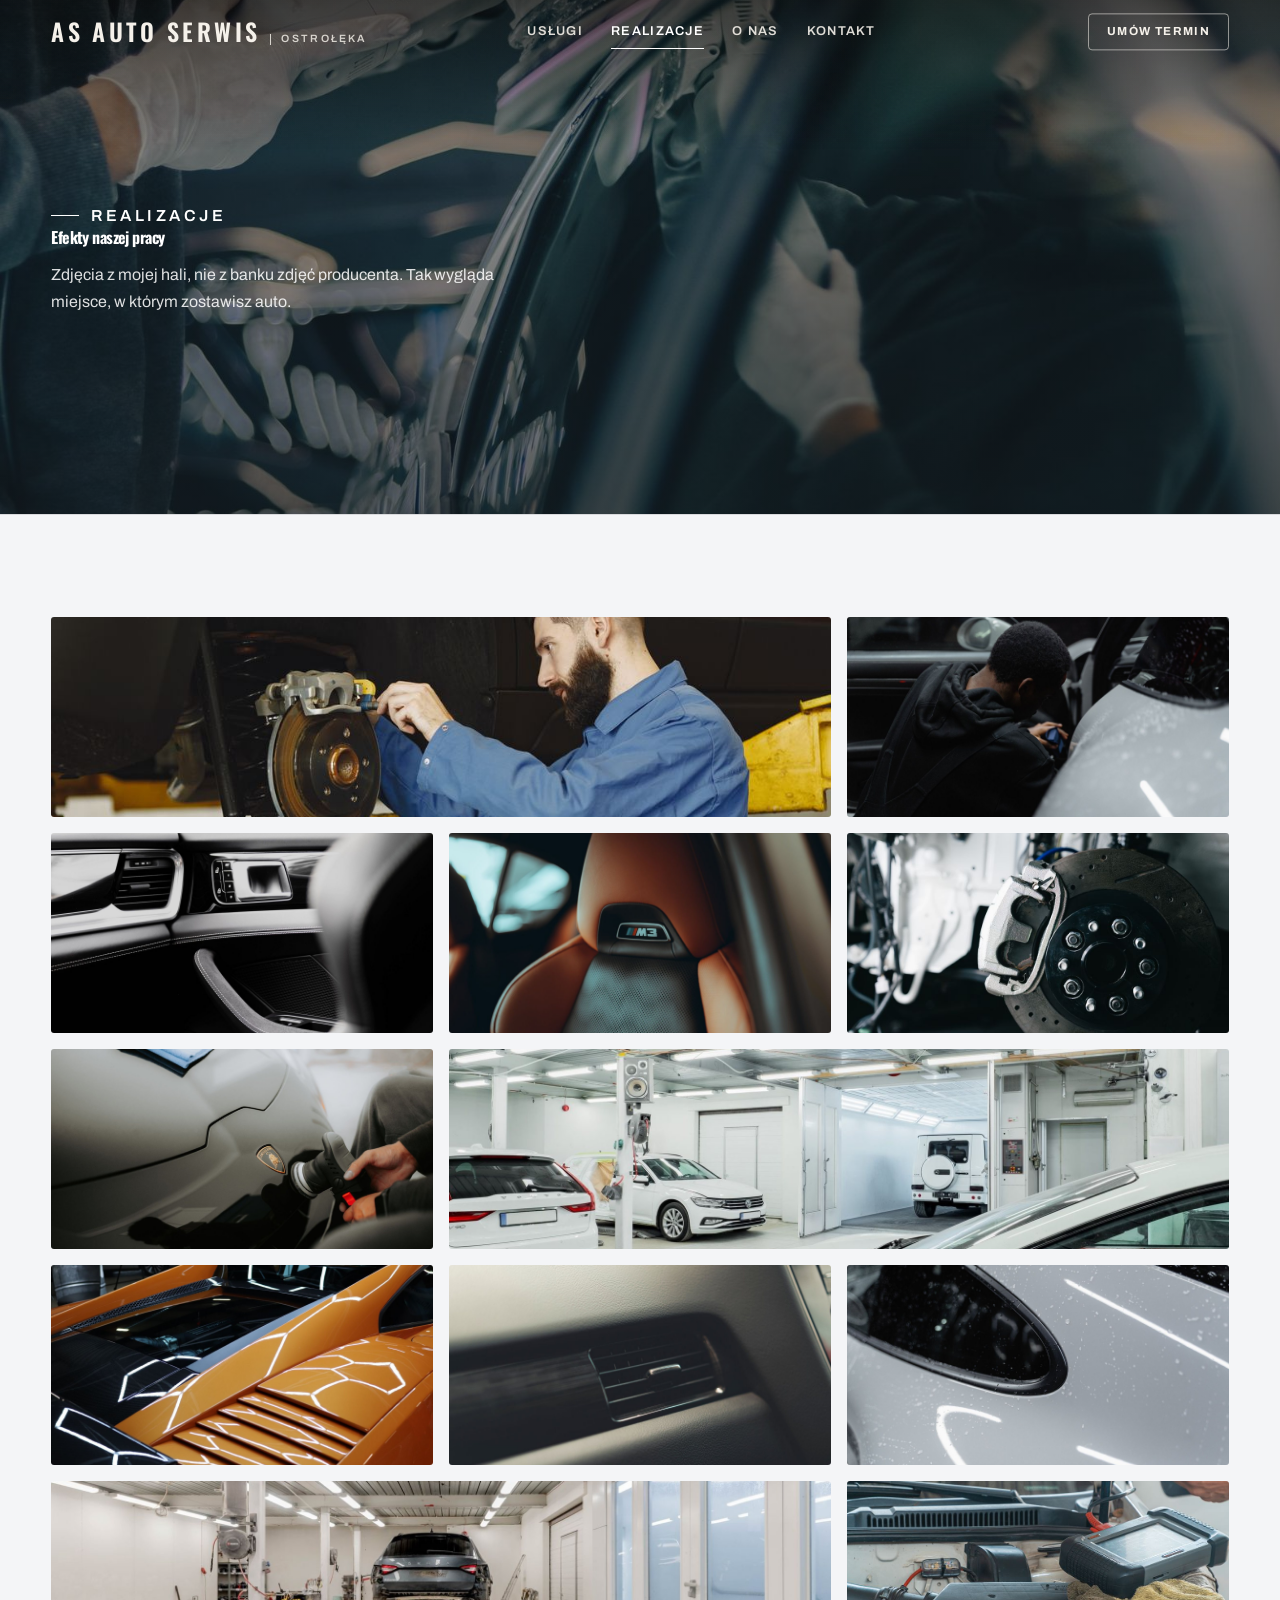
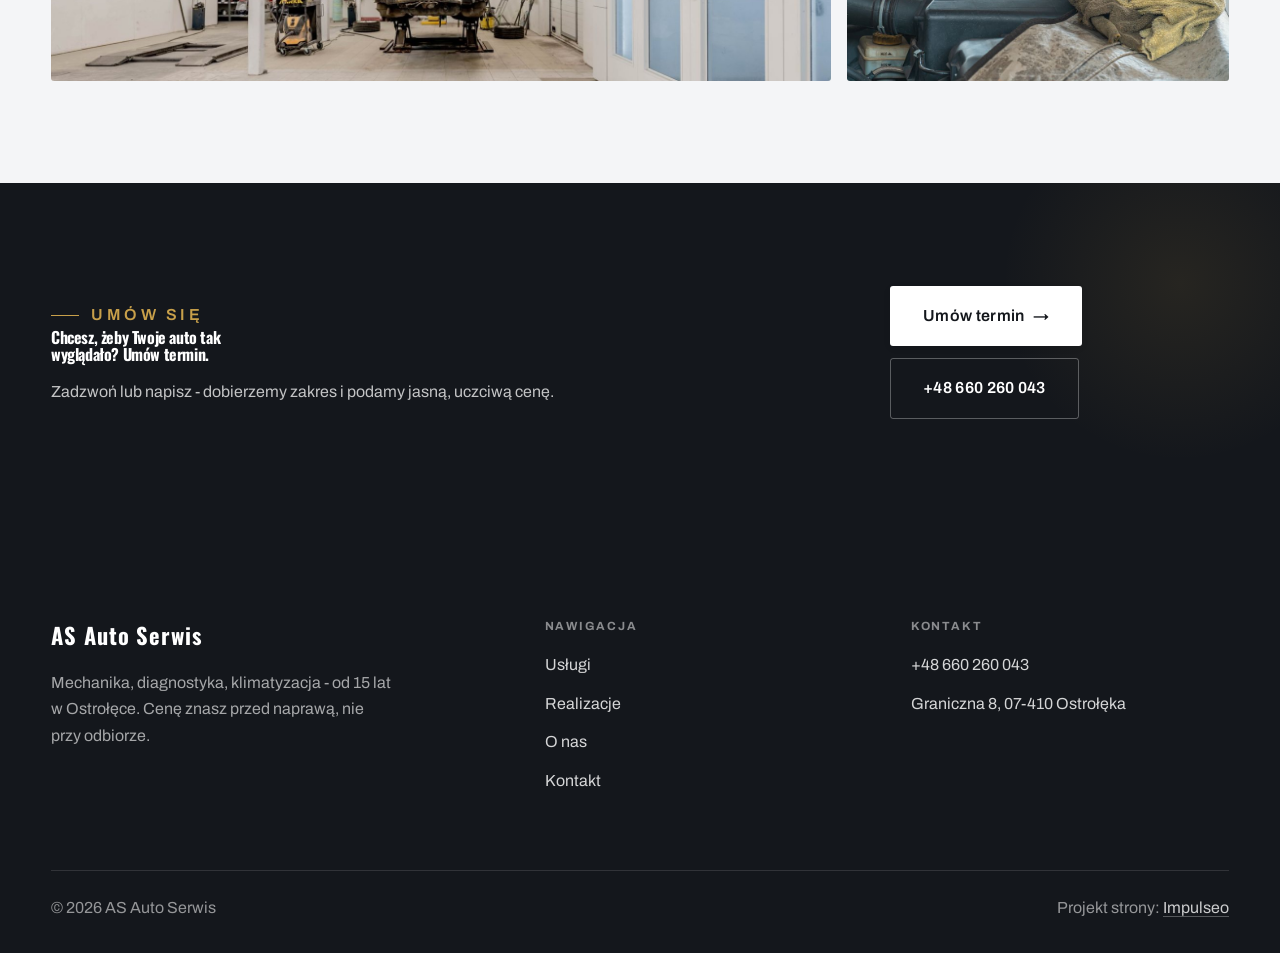
<file: realizacje.html>
<!DOCTYPE html>
<html lang="pl">
<head>
<meta charset="UTF-8">
<meta name="viewport" content="width=device-width, initial-scale=1.0">
<title>Realizacje - AS Auto Serwis</title>
<meta name="description" content="Realizacje AS Auto Serwis: Hala warsztatu, Wymiana rozrządu, Diagnostyka komputerowa, Serwis klimatyzacji, Wymiana opon">
<link rel="preconnect" href="https://fonts.googleapis.com">
<link rel="preconnect" href="https://fonts.gstatic.com" crossorigin>
<link href="https://fonts.googleapis.com/css2?family=Oswald:wght@500;600;700&family=Archivo:wght@400;500;600&display=swap" rel="stylesheet">
<link rel="stylesheet" href="assets/styles.css">
</head>
<body>

<header class="nav">
  <div class="wrap nav-inner">
    <a class="brand" href="index.html"><span class="name">AS Auto Serwis</span><span class="sub">Ostrołęka</span></a>
    <nav class="nav-links">
      <a href="oferta.html">Usługi</a>
      <a href="realizacje.html" class="active">Realizacje</a>
      <a href="o-nas.html">O nas</a>
      <a href="kontakt.html">Kontakt</a>
      <a href="kontakt.html" class="btn btn-accent">Umów termin</a>
    </nav>
    <button class="nav-toggle" aria-label="Menu"><span></span><span></span><span></span></button>
  </div>
</header>

<section class="pagehead">
  <img src="img/g9.jpg" alt="AS Auto Serwis - Efekty naszej pracy">
  <div class="wrap">
    <span class="eyebrow">Realizacje</span>
    <h1>Efekty naszej pracy</h1>
    <p>Zdjęcia z mojej hali, nie z banku zdjęć producenta. Tak wygląda miejsce, w którym zostawisz auto.</p>
  </div>
</section>
<section>
  <div class="wrap">
    <div class="gallery">
      <div class="tile t-two3 reveal"><img src="img/g1.jpg" alt="Hala warsztatu" loading="lazy"><div class="cap">Hala warsztatu</div></div>
      <div class="tile t-third reveal"><img src="img/g2.jpg" alt="Wymiana rozrządu" loading="lazy"><div class="cap">Wymiana rozrządu</div></div>
      <div class="tile t-third reveal"><img src="img/g3.jpg" alt="Diagnostyka komputerowa" loading="lazy"><div class="cap">Diagnostyka komputerowa</div></div>
      <div class="tile t-third reveal"><img src="img/g4.jpg" alt="Serwis klimatyzacji" loading="lazy"><div class="cap">Serwis klimatyzacji</div></div>
      <div class="tile t-third reveal"><img src="img/g5.jpg" alt="Wymiana opon" loading="lazy"><div class="cap">Wymiana opon</div></div>
      <div class="tile t-third reveal"><img src="img/g6.jpg" alt="Auto gotowe do odbioru" loading="lazy"><div class="cap">Auto gotowe do odbioru</div></div>
      <div class="tile t-two3 reveal"><img src="img/g7.jpg" alt="AS Auto Serwis" loading="lazy"></div>
      <div class="tile t-third reveal"><img src="img/g8.jpg" alt="AS Auto Serwis" loading="lazy"></div>
      <div class="tile t-third reveal"><img src="img/g10.jpg" alt="AS Auto Serwis" loading="lazy"></div>
      <div class="tile t-third reveal"><img src="img/g11.jpg" alt="AS Auto Serwis" loading="lazy"></div>
      <div class="tile t-two3 reveal"><img src="img/g12.jpg" alt="AS Auto Serwis" loading="lazy"></div>
      <div class="tile t-third reveal"><img src="img/g13.jpg" alt="AS Auto Serwis" loading="lazy"></div>
    </div>
  </div>
</section>
<section class="cta">
  <div class="wrap">
    <div class="reveal">
      <span class="eyebrow">Umów się</span>
      <h2>Chcesz, żeby Twoje auto tak wyglądało? Umów termin.</h2>
      <p>Zadzwoń lub napisz - dobierzemy zakres i podamy jasną, uczciwą cenę.</p>
    </div>
    <div class="cta-actions reveal">
      <a href="kontakt.html" class="btn btn-light">Umów termin <span class="arr">→</span></a>
      <a href="tel:+48660260043" class="btn btn-ghost" style="color:#fff;border-color:rgba(255,255,255,.3)">+48 660 260 043</a>
    </div>
  </div>
</section>

<footer>
  <div class="wrap">
    <div class="foot-grid">
      <div class="foot-brand">
        <div class="name">AS Auto Serwis</div>
        <p>Mechanika, diagnostyka, klimatyzacja - od 15 lat w Ostrołęce. Cenę znasz przed naprawą, nie przy odbiorze.</p>
      </div>
      <div class="foot-col">
        <h4>Nawigacja</h4>
        <a href="oferta.html">Usługi</a>
        <a href="realizacje.html">Realizacje</a>
        <a href="o-nas.html">O nas</a>
        <a href="kontakt.html">Kontakt</a>
      </div>
      <div class="foot-col">
        <h4>Kontakt</h4>
        <a href="tel:+48660260043">+48 660 260 043</a>
        <p>Graniczna 8, 07-410 Ostrołęka</p>
      </div>
    </div>
    <div class="foot-bot">
      <span>© 2026 AS Auto Serwis</span>
      <span>Projekt strony: <a class="foot-credit" href="https://impulseo.pl" target="_blank" rel="noopener">Impulseo</a></span>
    </div>
  </div>
</footer>
<div class="sticky-reserve"><a class="sr-book" href="kontakt.html">Umów termin</a><a class="sr-call" href="tel:+48660260043" aria-label="Zadzwoń"><svg class="ico-tel" width="16" height="16" viewBox="0 0 24 24" fill="none" aria-hidden="true"><path d="M6.6 10.8a15.5 15.5 0 0 0 6.6 6.6l2.2-2.2a1 1 0 0 1 1-.24 11.4 11.4 0 0 0 3.6.58 1 1 0 0 1 1 1V20a1 1 0 0 1-1 1A17 17 0 0 1 3 4a1 1 0 0 1 1-1h3.5a1 1 0 0 1 1 1c0 1.25.2 2.46.58 3.6a1 1 0 0 1-.25 1l-2.23 2.2Z" fill="currentColor"/></svg></a></div>

<script src="assets/main.js"></script>
</body>
</html>
</file>
<file: assets/styles.css>
/* ============================================================
   STOLBASZ — premium, architektoniczny B2B fit-out
   Jasna paleta, zero brązu. System wg premium-web-craft.
   Projekt strony: Impulseo (impulseo.pl)
   ============================================================ */

:root{
  /* PALETA — jasna, architektoniczna, chłodna */
  --paper:#f4f5f7;          /* główne tło */
  --paper-2:#e7e9ee;        /* sekcje alternatywne (chłodny jasny szary) */
  --paper-3:#e7e9ee;        /* delikatne wypełnienia */
  --ink:#14171c;            /* tekst główny — chłodny grafit */
  --ink-soft:#1f242c;       /* nagłówki drugorzędne */
  --muted:#8b9099;          /* tekst poboczny */
  --line:rgba(20,23,28,.12);/* hairline */
  --accent:#c8a04a;         /* stonowany petrol-slate — jedyny akcent */
  --accent-d:#9a7a31;
  --accent-soft:rgba(200,160,74,.10);
  --dark:#14171c;           /* sekcje ciemne (stopka/CTA) */

  /* ODSTĘPY — skala 4/8 */
  --space-1:4px; --space-2:8px; --space-3:12px; --space-4:16px; --space-5:24px;
  --space-6:32px; --space-7:48px; --space-8:64px; --space-9:96px; --space-10:128px;

  /* TYPOGRAFIA — fluid clamp() */
  --text-sm:clamp(.82rem,.8rem+.1vw,.9rem);
  --text-base:clamp(1rem,.97rem+.15vw,1.1rem);
  --text-lg:clamp(1.12rem,1.05rem+.3vw,1.3rem);
  --text-h3:clamp(1.2rem,1.1rem+.5vw,1.5rem);
  --text-h2:clamp(1.9rem,1.5rem+1.9vw,2.8rem);
  --text-h1:clamp(2.6rem,1.9rem+3.6vw,4.6rem);

  /* PROMIENIE — architektoniczne, raczej ostre */
  --r-sm:3px; --r-md:6px; --r-lg:10px;

  /* RUCH */
  --ease:cubic-bezier(.25,.46,.45,.94); --dur:.24s;

  /* CIENIE — miękkie, warstwowe */
  --sh-sm:0 1px 2px rgba(16,24,32,.04), 0 2px 8px rgba(16,24,32,.05);
  --sh-md:0 2px 6px rgba(16,24,32,.05), 0 12px 28px -8px rgba(16,24,32,.12);
  --sh-lg:0 6px 14px rgba(16,24,32,.07), 0 26px 56px -18px rgba(16,24,32,.22);

  --hairline:1px solid var(--line);

  --font-display:'Oswald','Archivo',sans-serif;
  --font-body:'Archivo',sans-serif;
}

*{box-sizing:border-box;margin:0;padding:0}
html{scroll-behavior:smooth}
body{
  font-family:var(--font-body);
  font-size:var(--text-base);
  line-height:1.65;
  color:var(--ink);
  background:var(--paper);
  -webkit-font-smoothing:antialiased;
  text-rendering:optimizeLegibility;
}
img{max-width:100%;display:block}
a{color:inherit;text-decoration:none}

.wrap{width:min(92%,1180px);margin-inline:auto}
section{padding-block:clamp(52px,6.5vw,96px)}

h1,h2,h3{font-family:var(--font-display);font-weight:700;line-height:1.08;letter-spacing:-.02em;color:var(--ink)}
h1{font-size:var(--text-h1);letter-spacing:-.035em}
h2{font-size:var(--text-h2);letter-spacing:-.025em}
h3{font-size:var(--text-h3)}
p{max-width:65ch}

.eyebrow{
  font-family:var(--font-body);
  font-size:var(--text-sm);
  font-weight:600;
  letter-spacing:.18em;
  text-transform:uppercase;
  color:var(--accent);
  display:inline-flex;align-items:center;gap:var(--space-3);
}
.eyebrow::before{content:"";width:28px;height:1px;background:var(--accent);display:inline-block}

.muted{color:var(--muted)}
.lead{font-size:var(--text-lg);line-height:1.55;color:var(--ink-soft);max-width:50ch}

/* ---------- BUTTONS ---------- */
.btn{
  display:inline-flex;align-items:center;gap:var(--space-2);
  font-weight:600;font-size:var(--text-sm);letter-spacing:.02em;
  padding:var(--space-4) var(--space-6);
  border-radius:var(--r-sm);
  transition:transform var(--dur) var(--ease),box-shadow var(--dur) var(--ease),background var(--dur) var(--ease);
  cursor:pointer;border:1px solid transparent;
}
.btn-accent{background:var(--accent);color:#fff;box-shadow:var(--sh-sm)}
.btn-accent:hover{background:var(--accent-d);transform:translateY(-2px);box-shadow:var(--sh-md)}
.btn-accent:active{transform:translateY(0);box-shadow:var(--sh-sm)}
.btn-ghost{background:transparent;color:var(--ink);border-color:var(--line)}
.btn-ghost:hover{border-color:var(--accent);color:var(--accent);transform:translateY(-2px)}
.btn-light{background:#fff;color:var(--ink);box-shadow:var(--sh-sm)}
.btn-light:hover{transform:translateY(-2px);box-shadow:var(--sh-md)}
.btn .arr{transition:transform var(--dur) var(--ease)}
.btn:hover .arr{transform:translateX(4px)}

/* ---------- NAV ---------- */
.nav{
  position:sticky;top:0;z-index:50;
  background:color-mix(in srgb,var(--paper) 88%,transparent);
  backdrop-filter:saturate(140%) blur(10px);
  border-bottom:var(--hairline);
}
.nav-inner{display:flex;align-items:center;justify-content:space-between;height:72px}
.brand{display:flex;flex-direction:column;line-height:1}
.brand .name{font-family:var(--font-display);font-weight:800;font-size:1.35rem;letter-spacing:.04em}
.brand .sub{font-size:.62rem;letter-spacing:.34em;text-transform:uppercase;color:var(--muted);margin-top:5px}
.nav-links{display:flex;align-items:center;gap:var(--space-6)}
.nav-links a{font-size:var(--text-sm);font-weight:500;color:var(--ink-soft);position:relative;padding-block:4px;transition:color var(--dur) var(--ease)}
.nav-links a::after{content:"";position:absolute;left:0;bottom:0;width:0;height:1.5px;background:var(--accent);transition:width var(--dur) var(--ease)}
.nav-links a:hover,.nav-links a.active{color:var(--ink)}
.nav-links a:hover::after,.nav-links a.active::after{width:100%}
.nav-links .btn{padding:var(--space-2) var(--space-5)}
/* przyciski w nav: właściwy kolor (przebij .nav-links a) + bez podkreślenia */
.nav-links a.btn-accent{color:#fff}
.nav-links a.btn-ghost,.nav-links a.btn-light{color:var(--ink)}
.nav-links a.btn::after{display:none}
.nav-toggle{display:none;background:none;border:none;cursor:pointer;flex-direction:column;gap:5px;padding:8px}
.nav-toggle span{width:24px;height:2px;background:var(--ink);transition:var(--dur)}

/* ---------- HERO (split) ---------- */
.hero{position:relative;overflow:hidden;border-bottom:var(--hairline)}
.hero-grid{display:grid;grid-template-columns:1.05fr .95fr;gap:clamp(24px,4vw,60px);align-items:center;
  padding-block:clamp(36px,4.5vw,64px)}
.hero-copy .eyebrow{margin-bottom:var(--space-5)}
.hero-copy h1{margin-bottom:var(--space-5)}
.hero-copy .lead{margin-bottom:var(--space-7)}
.hero-actions{display:flex;flex-wrap:wrap;gap:var(--space-4)}
.hero-art{position:relative;aspect-ratio:4/3;border-radius:var(--r-lg);overflow:hidden;box-shadow:var(--sh-lg)}
.hero-art img{width:100%;height:100%;object-fit:cover}
.hero-art::after{content:"";position:absolute;inset:0;background:linear-gradient(180deg,transparent 55%,rgba(18,24,28,.28))}
.hero-badge{position:absolute;left:var(--space-5);bottom:var(--space-5);z-index:2;
  background:rgba(252,252,251,.94);backdrop-filter:blur(4px);
  border-radius:var(--r-md);padding:var(--space-4) var(--space-5);box-shadow:var(--sh-md);max-width:78%}
.hero-badge strong{display:block;font-family:var(--font-display);font-size:1rem;letter-spacing:-.01em}
.hero-badge span{font-size:var(--text-sm);color:var(--muted)}

/* ---------- HERO duży / kinowy (strona główna) ---------- */
.hero-cine{position:relative;min-height:clamp(560px,82vh,840px);min-height:clamp(560px,82svh,840px);display:flex;align-items:center;overflow:hidden;border-bottom:var(--hairline)}
.hero-cine>img{position:absolute;inset:0;width:100%;height:100%;object-fit:cover;z-index:0}
.hero-cine::after{content:"";position:absolute;inset:0;z-index:1;
  background:linear-gradient(95deg,rgba(13,18,23,.86) 0%,rgba(13,18,23,.64) 32%,rgba(13,18,23,.24) 62%,rgba(13,18,23,.04) 100%)}
.hero-cine .wrap{position:relative;z-index:2;padding-block:var(--space-8)}
.hero-cine .hero-copy{max-width:660px}
.hero-cine .eyebrow{color:#fff;margin-bottom:var(--space-5)}
.hero-cine .eyebrow::before{background:#fff}
.hero-cine h1{color:#fff;margin-bottom:var(--space-5);font-size:clamp(2.9rem,2rem+4.4vw,5.2rem)}
.hero-cine .lead{color:rgba(255,255,255,.92);max-width:48ch;margin-bottom:var(--space-7)}
.hero-cine .hero-actions{display:flex;flex-wrap:wrap;gap:var(--space-4)}
@media(max-width:680px){
  .hero-cine{min-height:clamp(520px,76vh,640px);min-height:clamp(520px,76svh,640px);align-items:flex-end}
  .hero-cine::after{background:linear-gradient(0deg,rgba(13,18,23,.9) 6%,rgba(13,18,23,.45) 55%,rgba(13,18,23,.25) 100%)}
  .hero-cine .wrap{padding-bottom:var(--space-9)}
}

/* full-bleed hero variant (podstrony) */
.pagehead{position:relative;min-height:46vh;min-height:46svh;display:flex;align-items:flex-end;overflow:hidden;border-bottom:var(--hairline)}
.pagehead img{position:absolute;inset:0;width:100%;height:100%;object-fit:cover}
.pagehead::after{content:"";position:absolute;inset:0;background:linear-gradient(180deg,rgba(18,24,28,.25),rgba(18,24,28,.62))}
.pagehead .wrap{position:relative;z-index:2;padding-block:var(--space-9);color:#fff}
.pagehead h1{color:#fff;max-width:18ch}
.pagehead .eyebrow{color:#fff}
.pagehead .eyebrow::before{background:#fff}
.pagehead p{color:rgba(255,255,255,.86);margin-top:var(--space-4);max-width:54ch}

/* ---------- STRIP (pasek skrótów / liczby) ---------- */
.strip{background:var(--dark);color:#fff}
.strip .wrap{display:grid;grid-template-columns:repeat(4,1fr);gap:var(--space-6);padding-block:var(--space-8)}
.strip .item .k{font-family:var(--font-display);font-size:clamp(1.6rem,1.2rem+1.4vw,2.4rem);font-weight:800;letter-spacing:-.02em;color:#fff}
.strip .item .v{font-size:var(--text-sm);color:rgba(255,255,255,.66);margin-top:var(--space-2);line-height:1.45}
.strip .item{border-left:2px solid var(--accent);padding-left:var(--space-5)}

/* ---------- SECTION HEAD ---------- */
.head{max-width:48rem;margin-bottom:var(--space-8)}
.head.center{margin-inline:auto;text-align:center}
.head .eyebrow{margin-bottom:var(--space-4)}
.head h2{margin-bottom:var(--space-4)}
.head p{color:var(--muted);font-size:var(--text-lg);line-height:1.55}
.head.center p{margin-inline:auto}

/* ---------- INTRO SPLIT ---------- */
.split{display:grid;grid-template-columns:.92fr 1.08fr;gap:clamp(28px,5vw,80px);align-items:center}
.split.rev{grid-template-columns:1.08fr .92fr}
.split.rev .split-art{order:-1}
.split-art{position:relative;aspect-ratio:5/4;border-radius:var(--r-lg);overflow:hidden;box-shadow:var(--sh-lg)}
.split-art img{width:100%;height:100%;object-fit:cover}
.split-copy h2{margin-bottom:var(--space-5)}
.split-copy p+p{margin-top:var(--space-4)}
.split-copy .btn{margin-top:var(--space-6)}

/* ---------- SERVICES (zakres) ---------- */
.svc-grid{display:grid;grid-template-columns:repeat(auto-fit,minmax(280px,1fr));gap:var(--space-5)}
.svc{background:#fff;border:var(--hairline);border-radius:var(--r-md);padding:var(--space-7) var(--space-6);
  transition:transform var(--dur) var(--ease),box-shadow var(--dur) var(--ease),border-color var(--dur) var(--ease);
  position:relative;overflow:hidden}
.svc::before{content:"";position:absolute;left:0;top:0;width:3px;height:0;background:var(--accent);transition:height var(--dur) var(--ease)}
.svc:hover{transform:translateY(-4px);box-shadow:var(--sh-md);border-color:transparent}
.svc:hover::before{height:100%}
.svc .ic{font-family:var(--font-display);font-size:.8rem;font-weight:700;letter-spacing:.12em;color:var(--accent);margin-bottom:var(--space-4)}
.svc h3{margin-bottom:var(--space-3);font-size:1.22rem}
.svc p{color:var(--muted);font-size:var(--text-base);line-height:1.6}

/* big detailed service rows */
.svc-row{display:grid;grid-template-columns:.8fr 1.2fr;gap:clamp(20px,4vw,60px);align-items:center;padding-block:var(--space-8)}
.svc-row+.svc-row{border-top:var(--hairline)}
.svc-row.rev{grid-template-columns:1.2fr .8fr}
.svc-row.rev .svc-row-art{order:-1}
.svc-row-art{aspect-ratio:4/3;border-radius:var(--r-md);overflow:hidden;box-shadow:var(--sh-md)}
.svc-row-art img{width:100%;height:100%;object-fit:cover}
.svc-row h3{font-size:1.5rem;margin-bottom:var(--space-4)}
.svc-row .num{font-family:var(--font-display);font-size:.85rem;font-weight:700;letter-spacing:.14em;color:var(--accent);display:block;margin-bottom:var(--space-3)}
.svc-row ul{list-style:none;margin-top:var(--space-4);display:flex;flex-direction:column;gap:var(--space-2)}
.svc-row li{position:relative;padding-left:var(--space-5);color:var(--muted);font-size:var(--text-base)}
.svc-row li::before{content:"";position:absolute;left:0;top:.62em;width:8px;height:1px;background:var(--accent)}

/* ---------- GALLERY (realizacje) ---------- */
.gallery{display:grid;grid-template-columns:repeat(12,1fr);gap:var(--space-4);grid-auto-rows:200px}
/* GALERIA MASONRY — pionowe zdjęcia (portrety beauty/wellness) bez przycinania: kolumny, height auto */
.gallery-masonry{column-count:3;column-gap:var(--space-4)}
@media(max-width:900px){.gallery-masonry{column-count:2}}
@media(max-width:560px){.gallery-masonry{column-count:1}}
.gallery-masonry .m-tile{break-inside:avoid;margin:0 0 var(--space-4);padding:0;position:relative;overflow:hidden;border-radius:var(--r-md);border:1px solid var(--line)}
.gallery-masonry .m-tile img{width:100%;height:auto;display:block}
.gallery-masonry .m-tile .cap{position:absolute;left:0;right:0;bottom:0;padding:var(--space-4);color:#fff;background:linear-gradient(0deg,rgba(0,0,0,.55),transparent);font-size:var(--text-sm)}
.gallery-masonry .m-tile .cap small{display:block;font-weight:400;opacity:.78;letter-spacing:.04em;text-transform:uppercase;font-size:.66rem;margin-top:3px}
.tile{position:relative;overflow:hidden;border-radius:var(--r-md);box-shadow:var(--sh-sm);
  transition:transform var(--dur) var(--ease),box-shadow var(--dur) var(--ease)}
.tile img{width:100%;height:100%;object-fit:cover;transition:transform .6s var(--ease)}
.tile:hover{box-shadow:var(--sh-md)}
.tile:hover img{transform:scale(1.05)}
.tile .cap{position:absolute;left:0;right:0;bottom:0;padding:var(--space-5) var(--space-4) var(--space-4);
  background:linear-gradient(transparent,rgba(18,24,28,.78));color:#fff;
  font-size:var(--text-sm);font-weight:600;letter-spacing:.01em;
  opacity:0;transform:translateY(8px);transition:var(--dur) var(--ease)}
.tile:hover .cap{opacity:1;transform:translateY(0)}
.tile .cap small{display:block;font-weight:400;opacity:.78;letter-spacing:.04em;text-transform:uppercase;font-size:.66rem;margin-top:3px}
/* bento spans */
.t-wide{grid-column:span 6}
.t-tall{grid-column:span 6;grid-row:span 2}
.t-std{grid-column:span 6}
.t-third{grid-column:span 4}
.t-two3{grid-column:span 8}

/* ---------- TRUST / WIARYGODNOŚĆ ---------- */
.trust{background:var(--paper-2)}
.trust-grid{display:grid;grid-template-columns:repeat(auto-fit,minmax(240px,1fr));gap:var(--space-5);margin-top:var(--space-7)}
.trust-card{background:#fff;border-radius:var(--r-md);padding:var(--space-7) var(--space-6);box-shadow:var(--sh-sm);border-top:3px solid var(--accent)}
.trust-card .big{font-family:var(--font-display);font-size:clamp(1.8rem,1.3rem+1.6vw,2.6rem);font-weight:800;letter-spacing:-.02em;color:var(--ink);line-height:1}
.trust-card h3{font-size:1.12rem;margin:var(--space-3) 0 var(--space-2)}
.trust-card p{color:var(--muted);font-size:var(--text-base);line-height:1.55}

/* ---------- CTA band ---------- */
.cta{background:var(--dark);color:#fff;position:relative;overflow:hidden}
.cta .wrap{display:grid;grid-template-columns:1.4fr .6fr;gap:var(--space-7);align-items:center;position:relative;z-index:2}
.cta h2{color:#fff;max-width:20ch}
.cta p{color:rgba(255,255,255,.74);margin-top:var(--space-4)}
.cta-actions{display:flex;flex-direction:column;gap:var(--space-3);align-items:flex-start}
.cta::before{content:"";position:absolute;right:-80px;top:-80px;width:360px;height:360px;border-radius:50%;
  background:radial-gradient(circle,var(--accent-soft),transparent 70%)}

/* ---------- CONTACT ---------- */
.contact-grid{display:grid;grid-template-columns:.85fr 1.15fr;gap:clamp(28px,4vw,56px);align-items:start}
.info-list{display:flex;flex-direction:column;gap:var(--space-2)}
.info-row{display:flex;gap:var(--space-4);align-items:flex-start;padding-block:var(--space-4);border-bottom:var(--hairline)}
.info-row .ic{flex:none;width:42px;height:42px;display:grid;place-items:center;border-radius:50%;
  background:var(--accent-soft);color:var(--accent);font-size:1.05rem}
.info-row .lbl{font-size:.72rem;letter-spacing:.14em;text-transform:uppercase;color:var(--muted)}
.info-row .val{font-weight:600;font-size:var(--text-base);margin-top:2px}
.info-row a.val:hover{color:var(--accent)}
.map{border:none;border-radius:var(--r-lg);box-shadow:var(--sh-md);width:100%;height:100%;min-height:380px;filter:grayscale(.2) contrast(1.02)}
.form{background:#fff;border:var(--hairline);border-radius:var(--r-lg);padding:clamp(24px,3vw,40px);box-shadow:var(--sh-sm)}
.form .fld{margin-bottom:var(--space-5)}
.form label{display:block;font-size:var(--text-sm);font-weight:600;margin-bottom:var(--space-2)}
.form input,.form textarea{width:100%;font-family:inherit;font-size:var(--text-base);color:var(--ink);
  padding:var(--space-4);border:var(--hairline);border-radius:var(--r-sm);background:var(--paper);transition:border-color var(--dur)}
.form input:focus,.form textarea:focus{outline:none;border-color:var(--accent);background:#fff}
.form textarea{resize:vertical;min-height:120px}
.form .note{font-size:var(--text-sm);color:var(--muted);margin-top:var(--space-3)}

/* ---------- FOOTER ---------- */
footer{background:var(--dark);color:#fff;padding-block:var(--space-9) var(--space-6)}
.foot-grid{display:grid;grid-template-columns:1.4fr 1fr 1fr;gap:var(--space-7);margin-bottom:var(--space-8)}
.foot-brand .name{font-family:var(--font-display);font-weight:800;font-size:1.4rem;letter-spacing:.04em}
.foot-brand p{color:rgba(255,255,255,.62);margin-top:var(--space-4);font-size:var(--text-base);max-width:38ch}
.foot-col h4{font-size:.74rem;letter-spacing:.16em;text-transform:uppercase;color:rgba(255,255,255,.5);margin-bottom:var(--space-4)}
.foot-col a,.foot-col p{display:block;color:rgba(255,255,255,.82);font-size:var(--text-base);margin-bottom:var(--space-3)}
.foot-col a:hover{color:#fff}
.foot-bot{border-top:1px solid rgba(255,255,255,.12);padding-top:var(--space-5);display:flex;justify-content:space-between;flex-wrap:wrap;gap:var(--space-3);
  font-size:var(--text-sm);color:rgba(255,255,255,.55)}
.foot-bot a:hover{color:#fff}

/* ---------- REVEAL ---------- */
.reveal{opacity:0;transform:translateY(22px);transition:opacity .6s var(--ease),transform .6s var(--ease)}
.reveal.in{opacity:1;transform:none}

/* ---------- RESPONSIVE ---------- */
@media(max-width:920px){
  .hero-grid,.split,.split.rev,.svc-row,.svc-row.rev,.cta .wrap,.contact-grid,.foot-grid{grid-template-columns:1fr}
  .split.rev .split-art,.svc-row.rev .svc-row-art{order:0}
  .hero-art{aspect-ratio:16/10;max-height:420px}
  .strip .wrap{grid-template-columns:repeat(2,1fr);gap:var(--space-7)}
  .gallery{grid-auto-rows:180px}
  .t-wide,.t-tall,.t-std,.t-third,.t-two3{grid-column:span 6}
  .t-tall{grid-row:span 1}
  .cta-actions{flex-direction:row;flex-wrap:wrap}
  .foot-grid{gap:var(--space-6)}
}
@media(max-width:680px){
  .nav-links{position:fixed;inset:72px 0 auto 0;background:var(--paper);flex-direction:column;align-items:stretch;
    gap:0;padding:var(--space-4) 6%;border-bottom:var(--hairline);box-shadow:var(--sh-md);
    transform:translateY(-120%);transition:transform var(--dur) var(--ease)}
  .nav-links.open{transform:translateY(0)}
  .nav-links a{padding-block:var(--space-4);border-bottom:var(--hairline)}
  .nav-links .btn{margin-top:var(--space-3);justify-content:center}
  .nav-toggle{display:flex}
  .strip .wrap{grid-template-columns:1fr}
  .gallery{grid-template-columns:repeat(6,1fr)}
  .foot-grid{grid-template-columns:1fr}
}
@media(prefers-reduced-motion:reduce){
  *{animation-duration:.01ms!important;transition:none!important}
  .reveal{opacity:1!important;transform:none!important}
  html{scroll-behavior:auto}
}

/* ============================================================
   PREMIUM LAYER — destylat deep-researchu branż (anty-AI, spokój).
   Zmienne STOLBASZ (--accent/--ink/--paper/--line/--dark). Ruch ledwo
   zauważalny, krzywa cubic-bezier(.16,.84,.44,1); prefers-reduced-motion
   pokryte blanketem wyżej. Karty hairline zamiast cieni = #1 sygnał „nie-AI".
   ============================================================ */

/* więcej oddechu między sekcjami (liderzy: 110-130px) */
section{padding-block:clamp(64px,8vw,128px)}

/* 1) Aksamitny reveal — dłuższa, miękka krzywa zamiast „skoku" */
.reveal{transition:opacity .9s cubic-bezier(.16,.84,.44,1),transform .9s cubic-bezier(.16,.84,.44,1);will-change:opacity,transform}
/* stagger TYLKO w galerii (tam pozycja = porządek dzieci) */
.gallery .reveal:nth-child(2){transition-delay:.07s}
.gallery .reveal:nth-child(3){transition-delay:.14s}
.gallery .reveal:nth-child(4){transition-delay:.21s}
.gallery .reveal:nth-child(5){transition-delay:.28s}
.gallery .reveal:nth-child(6){transition-delay:.35s}

/* 2) Hero STATYCZNY na .hero-cine — Ken Burns CAŁKIEM WYŁĄCZONY 26.06 (3. zgłoszenie Szymona).
   GENEZA: animowanie scale na <img> hero z teksturami (cegły/framugi) re-samplinguje obraz
   klatka po klatce → na części ekranów drobne drganie/shimmer = „heroshot się trzęsie".
   translateY usunięto wcześniej, scale-only + will-change/GPU NIE wystarczyły do GWARANCJI gładkości.
   Krzysztof zażądał pewności („make sure, że błąd się nie pojawi") > efekt. Zero animacji = 0% drgania.
   Delikatny zoom zostaje TYLKO w pełnoekranowych hero gastro/studio (hg-bg/hs-bg — tło, inny
   mechanizm, chwalone, nigdy nie zgłaszane). NIE wracać do KB na .hero-cine bez realnego testu
   na sprzęcie klienta — to ryzyko regresji „trzęsienia”. */
/* BEZPIECZNY "wow" na hero = jednorazowy FADE-IN (opacity), nie zoom.
   opacity nie dotyka bitmapy → gładkie na KAŻDYM zdjęciu/ekranie/GPU, zero ryzyka migotania.
   Geometryczny ruch (scale/translate) na .hero-cine jest ZAKAZANY (bramka pilnuje). */
@keyframes heroFade{from{opacity:0}to{opacity:1}}
.hero-cine>img{transform:none;animation:heroFade 1.1s ease-out both}

/* 3) Akcentowy hairline pod nagłówkiem sekcji, który „rysuje się" przy wejściu */
.head h2{position:relative;padding-bottom:18px}
.head h2::after{content:"";position:absolute;left:0;bottom:0;height:1px;width:0;background:var(--accent);transition:width 1s cubic-bezier(.16,.84,.44,1) .15s}
.head.center h2::after{left:50%;transform:translateX(-50%)}
.head.reveal.in h2::after,.head.center.reveal.in h2::after{width:54px}

/* 4) Karty HAIRLINE zamiast cieni/zaokrągleń (najmocniejszy anty-AI detal) */
.svc{background:transparent;border:1px solid var(--line);border-radius:var(--r-sm);box-shadow:none}
.svc:hover{box-shadow:none;border-color:var(--accent);transform:translateY(-3px)}
.trust-card{background:transparent;box-shadow:none;border:1px solid var(--line);border-top:2px solid var(--accent);border-radius:var(--r-sm)}
.tile{box-shadow:none;border-radius:var(--r-sm)}
.tile:hover{box-shadow:none}

/* 5) Sticky-nav kondensuje się po przewinięciu (sygnał dopracowania) */
.nav{transition:box-shadow .4s ease,background .4s ease}
.nav.is-stuck{box-shadow:0 1px 0 var(--line),0 14px 30px -24px rgba(0,0,0,.45)}
.nav-inner{transition:height .35s var(--ease)}
.nav.is-stuck .nav-inner{height:60px}

/* 6) MANIFESTO — pełnoekranowy cytat-bohater (zastępuje generyczne „Dlaczego my") */
.manifesto{background:var(--paper-2);text-align:center}
.manifesto .wrap{max-width:60rem}
.manifesto p{font-family:var(--font-display);font-style:italic;font-size:clamp(1.6rem,1rem+2.4vw,2.8rem);line-height:1.32;color:var(--ink-soft);margin-inline:auto;max-width:26ch;position:relative;padding-top:var(--space-8)}
.manifesto p::before{content:"";position:absolute;top:0;left:50%;transform:translateX(-50%);width:54px;height:1px;background:var(--accent)}
.manifesto p span{color:var(--accent);font-style:italic}

/* 7) GATEWAYS — 3 duże bramy-zdjęcia (zamiast paska menu usług) */
.gateways{display:grid;grid-template-columns:repeat(3,1fr);gap:var(--space-4)}
.gateway{position:relative;aspect-ratio:3/4;overflow:hidden;border-radius:var(--r-sm);display:block}
.gateway img{width:100%;height:100%;object-fit:cover;transition:transform .8s var(--ease),filter .5s var(--ease)}
.gateway::after{content:"";position:absolute;inset:0;background:linear-gradient(180deg,transparent 38%,rgba(18,24,28,.74))}
.gateway:hover img{transform:scale(1.05);filter:brightness(1.05)}
.gateway .g-ttl{position:absolute;left:0;right:0;bottom:0;z-index:2;padding:var(--space-6) var(--space-5);color:#fff;font-family:var(--font-display);font-size:1.45rem;letter-spacing:-.01em;line-height:1.15}
.gateway .g-ttl small{display:block;font-family:var(--font-body);font-size:var(--text-sm);font-weight:400;opacity:.82;letter-spacing:.03em;margin-top:5px}
@media(max-width:760px){.gateways{grid-template-columns:1fr}.gateway{aspect-ratio:16/10}}

/* 8) LOGO klienta w nagłówku (gdy podane --logo) */
/* 52px domyślnie (feedback Bartka 06.07.2026: 40px ginęło, uwaga padła 3x; ~56px sprawdzone na żywym demie anna-borowiec-makeup) */
.brand-logo{height:64px;width:auto;max-width:300px;object-fit:contain;display:block}
.nav.is-stuck .brand-logo{height:52px}
@media(max-width:680px){.brand-logo{height:46px;max-width:210px}}

/* === rodzina: auto === */
/* ============================================================
   RODZINA: AUTO (detailing / auto-serwis / powłoki / lakiernictwo / myjnia)
   Doklejane NA WIERZCH base.css. Skin auto (Oswald + grafit/bursztyn).
   Filozofia: PREMIUM, MĘSKO, TECHNICZNIE + "Umów termin". Jasna baza, ciemne kinowe hero, Oswald CAPS.
   (Świadomie BEZ ciemnej bazy - dark-skin guard wymusza jasne tło; ciemne hero+paski daja dramat.)
   FAZA 3 (research wf_5b470404, topowe studia detailingu/powłok): osobny układ - hero-auto (kicker+claim+1 CTA),
   nav fixed przezroczysty->ciemny grafit + zwijany, spec-ribbon (sygnatura), pakiety powłok (1 ciemny band),
   before/after suwak, poziomy "bay" proces, marki. Pakiety/before-after/marki = BRAMKOWANE (tylko z reconu).
   ============================================================ */

/* --- Wersaliki na nagłówkach sekcji (motorsport/inżynierski sznyt) --- */
.head h2{text-transform:uppercase;letter-spacing:.015em}
.eyebrow{letter-spacing:.22em}

/* --- Ostrzejsze, "techniczne" karty --- */
.svc,.trust-card,.tile,.gateway,.svc-row-art,.split-art{border-radius:var(--r-sm)}

/* --- STICKY "Umów termin" (mobile) --- */
.sticky-reserve{display:none}
@media(max-width:820px){
  .sticky-reserve{display:flex;position:fixed;left:0;right:0;bottom:0;z-index:90;
    background:var(--line);box-shadow:0 -6px 20px -10px rgba(0,0,0,.4)}
  .sticky-reserve a{padding:15px 8px;text-align:center;font-weight:700;font-size:.95rem;text-transform:uppercase;letter-spacing:.03em}
  .sr-book{flex:1;background:var(--accent);color:#fff}
  .sr-call{width:60px;background:var(--paper);color:var(--ink);font-size:1.15rem;border-left:1px solid var(--line)}
  body{padding-bottom:56px}
}

/* ============================================================
   FAZA 3 - OSOBNY UKŁAD AUTO (detailing/powłoki). Wszystko poniżej doklejane na wierzch.
   ============================================================ */

/* --- Brass = ciemny tekst dla kontrastu (mosiądz #c8a04a + biel = za słaby kontrast) --- */
.btn-accent{color:#14171c}
.btn-accent:hover{color:#14171c}

/* === HERO AUTO: pełnoekranowe ciemne kino, blok dolny-lewy, Ken Burns, kontrast gwarantowany === */
.hero-auto{position:relative;height:100vh;height:100svh;min-height:560px;display:flex;align-items:flex-end;overflow:hidden;isolation:isolate;background:#0a0c0f}
.hero-auto .ha-bg{position:absolute;inset:0;width:100%;height:100%;object-fit:cover;z-index:-2;will-change:transform}
/* Ken Burns = TYLKO scale (zero translate = zero dryfu), DESKTOP-only (min-width:900) - zgodnie z konwencją base.css heroBreath, anty-jank na mobile */
@keyframes haKen{from{transform:scale(1.04)}to{transform:scale(1.12)}}
@media(min-width:900px){.hero-auto .ha-bg{animation:haKen 30s ease-out infinite alternate}}
/* Kontrast GWARANTOWANY niezależnie od zdjęcia: (a) ciemna LEWA kolumna pod tekstem (tekst jest do lewej, top->bottom),
   (b) górny scrim pod nav + dolny scrim. Nie liczymy na ciemne zdjęcie. */
.hero-auto .ha-veil{position:absolute;inset:0;z-index:-1;
  background:linear-gradient(90deg,rgba(10,12,15,.76) 0%,rgba(10,12,15,.34) 32%,rgba(10,12,15,0) 60%),
             linear-gradient(180deg,rgba(10,12,15,.42) 0%,rgba(10,12,15,0) 30%,rgba(10,12,15,.55) 78%,rgba(10,12,15,.82) 100%)}
.ha-inner{position:relative;z-index:2;margin:0 0 clamp(2.6rem,7vh,5rem) clamp(1.4rem,5vw,4rem);max-width:32ch}
.ha-tick{display:block;width:48px;height:3px;background:var(--accent);margin-bottom:clamp(1rem,2.4vh,1.6rem)}
.ha-kicker{display:block;font-family:var(--font-display);font-weight:600;text-transform:uppercase;
  letter-spacing:.22em;font-size:clamp(.72rem,1.4vw,.86rem);color:var(--accent);text-shadow:0 1px 10px rgba(0,0,0,.5)}
.ha-claim{font-family:var(--font-display);font-weight:700;text-transform:uppercase;letter-spacing:.005em;line-height:1.02;
  font-size:clamp(2.3rem,5.6vw,4.4rem);color:#fff;margin:clamp(.7rem,1.6vh,1.1rem) 0 clamp(1.5rem,3vh,2.2rem);
  text-shadow:0 2px 18px rgba(0,0,0,.55)}
.ha-cta{margin:0}
.ha-rating{margin:clamp(1rem,2vh,1.4rem) 0 0;color:#fff;font-weight:600;letter-spacing:.02em;font-size:var(--text-sm);opacity:.94;text-shadow:0 1px 10px rgba(0,0,0,.5)}
@media(max-width:640px){.ha-claim{font-size:clamp(2rem,9vw,2.7rem)}.ha-inner{margin-bottom:clamp(2rem,9vh,3.4rem)}}
@media(prefers-reduced-motion:reduce){.hero-auto .ha-bg{animation:none}}

/* === SPEC-RIBBON: poziomy pasek etykiet usług tuż pod hero (sygnatura strukturalna, NIE liczby) === */
.spec-ribbon{background:var(--paper);border-bottom:1px solid var(--line);padding-block:0}
.spec-ribbon .wrap{padding-block:var(--space-5)}
.sr-row{display:flex;flex-wrap:wrap;justify-content:center;align-items:center;gap:clamp(.8rem,2.4vw,2rem);list-style:none;margin:0;padding:0}
.sr-row li{font-family:var(--font-display);font-weight:600;text-transform:uppercase;letter-spacing:.14em;
  font-size:clamp(.7rem,1.3vw,.82rem);color:var(--ink-soft);display:flex;align-items:center}
.sr-row li:not(:last-child)::after{content:"";width:5px;height:5px;border-radius:50%;background:var(--accent);margin-left:clamp(.8rem,2.4vw,2rem)}

/* === PAKIETY POWŁOK: jedyny ciemny carbon-band w jasnej stronie (BRAMKOWANE) === */
.auto-dark{background:var(--ink)}
.auto-dark .head h2{color:#fff}
.auto-dark .head p{color:rgba(244,245,247,.74)}
.auto-dark .eyebrow{color:var(--accent)}
.auto-dark .eyebrow::before{background:var(--accent)}
.pakiety-grid{display:grid;grid-template-columns:repeat(3,1fr);gap:var(--space-6);margin-top:var(--space-8)}
.pakiet{background:rgba(255,255,255,.045);border:1px solid rgba(255,255,255,.12);border-radius:var(--r-sm);
  padding:var(--space-7) var(--space-6);display:flex;flex-direction:column;gap:var(--space-4)}
.pakiet h3{font-family:var(--font-display);text-transform:uppercase;letter-spacing:.04em;color:#fff;font-size:1.3rem}
.pak-lata{display:flex;align-items:baseline;gap:.5rem}
.pak-lata b{font-family:var(--font-display);font-size:2.4rem;line-height:1;color:var(--accent);font-weight:700}
.pak-lata span{font-size:var(--text-sm);color:rgba(244,245,247,.7);text-transform:uppercase;letter-spacing:.08em}
.pak-opis{color:rgba(244,245,247,.76);font-size:var(--text-base);line-height:1.6}
.pak-zakres{list-style:none;margin:0;padding:0;display:flex;flex-direction:column;gap:.6rem}
.pak-zakres li{position:relative;padding-left:1.4rem;padding-bottom:.6rem;color:rgba(244,245,247,.84);
  font-size:var(--text-sm);border-bottom:1px solid rgba(255,255,255,.08)}
.pak-zakres li::before{content:"";position:absolute;left:0;top:.55em;width:8px;height:2px;background:var(--accent)}
.pak-cena{margin-top:auto;font-family:var(--font-display);font-size:1.3rem;color:#fff;letter-spacing:.01em}
.pak-cta{margin-top:auto;color:var(--accent);font-weight:600;font-size:var(--text-sm);display:inline-flex;align-items:center;gap:.4rem}
.pak-cta:hover{color:#fff}
@media(max-width:900px){.pakiety-grid{grid-template-columns:1fr;max-width:32rem;margin-inline:auto}}

/* === BEFORE / AFTER: suwak (JASNE, NIE ciemny band). Oba zdjęcia full-size = ten sam kadr; clip-path odsłania === */
.auto-ba .ba-slider{position:relative;--ba-pos:50%;max-width:62rem;margin:var(--space-8) auto 0;aspect-ratio:16/9;
  overflow:hidden;border-radius:var(--r-sm);border:1px solid var(--line);touch-action:none;user-select:none;cursor:ew-resize}
.ba-slider img{position:absolute;inset:0;width:100%;height:100%;object-fit:cover;display:block}
.ba-before-wrap{position:absolute;inset:0;clip-path:inset(0 calc(100% - var(--ba-pos)) 0 0)}
.ba-lab{position:absolute;top:var(--space-4);z-index:3;font-family:var(--font-display);text-transform:uppercase;
  letter-spacing:.1em;font-size:.7rem;color:#fff;background:rgba(10,12,15,.6);padding:.3rem .6rem;border-radius:2px}
.ba-lab-l{left:var(--space-4)}
.ba-lab-r{right:var(--space-4)}
.ba-handle{position:absolute;top:0;bottom:0;left:var(--ba-pos);width:2px;background:var(--accent);transform:translateX(-1px);z-index:4;pointer-events:none}
.ba-handle span{position:absolute;top:50%;left:50%;transform:translate(-50%,-50%);width:38px;height:38px;border-radius:50%;
  background:var(--accent);box-shadow:0 2px 12px rgba(0,0,0,.4);display:flex;align-items:center;justify-content:center}
.ba-handle span::before,.ba-handle span::after{content:"";position:absolute;width:0;height:0;border-block:5px solid transparent}
.ba-handle span::before{left:9px;border-right:6px solid #14171c}
.ba-handle span::after{right:9px;border-left:6px solid #14171c}
.ba-podpis{text-align:center;color:var(--muted);font-size:var(--text-sm);margin-top:var(--space-5)}

/* === PROCES AUTO: poziomy "bay" stepper (top-border + numer) - inny kształt niż wspólny pionowy timeline === */
.auto-proc-row{list-style:none;margin:var(--space-8) 0 0;padding:0;display:grid;grid-template-columns:repeat(4,1fr);gap:var(--space-6)}
.auto-proc-row li{position:relative;padding-top:var(--space-5);border-top:2px solid var(--line)}
.auto-proc-row li::before{content:"";position:absolute;top:-2px;left:0;width:42%;height:2px;background:var(--accent)}
.ap-no{font-family:var(--font-display);font-weight:700;color:var(--accent);font-size:1.05rem;letter-spacing:.12em}
.auto-proc-row h3{font-family:var(--font-display);text-transform:uppercase;letter-spacing:.02em;font-size:1.1rem;margin:.5rem 0 .4rem}
.auto-proc-row p{color:var(--muted);font-size:var(--text-sm);line-height:1.55}
@media(max-width:760px){.auto-proc-row{grid-template-columns:1fr 1fr;gap:var(--space-7) var(--space-5)}}
@media(max-width:420px){.auto-proc-row{grid-template-columns:1fr}}

/* === MARKI / CZYM PRACUJEMY: nazwy tekstem (bez logotypów) - eyebrow neutralny (krytyka 4a) === */
.auto-marki .marki-list{display:flex;flex-wrap:wrap;justify-content:center;gap:clamp(.8rem,2.5vw,1.6rem);list-style:none;margin:var(--space-7) 0 0;padding:0}
.auto-marki .marki-list li{font-family:var(--font-display);text-transform:uppercase;letter-spacing:.12em;font-weight:600;
  font-size:clamp(.82rem,1.5vw,1rem);color:var(--ink-soft);padding:.5rem 1rem;border:1px solid var(--line);border-radius:var(--r-sm)}
.marki-gwar{text-align:center;color:var(--muted);font-size:var(--text-sm);margin-top:var(--space-6)}

/* === sticky-reserve: brass z ciemnym tekstem (kontrast) === */
.sticky-reserve .sr-book{color:#14171c}

/* === OPINIE (realne recenzje Google) - dodane dla rodziny auto === */
.opinie{padding-block:var(--space-9);background:var(--bg)}
.opinie .head{margin-bottom:var(--space-2)}
.opinie-grid{display:grid;grid-template-columns:repeat(auto-fit,minmax(16rem,1fr));gap:var(--space-6);margin-top:var(--space-8)}
.op-card{margin:0;background:var(--paper);border:1px solid var(--line);border-radius:var(--r-md);padding:var(--space-6);display:flex;flex-direction:column;gap:var(--space-3);box-shadow:0 1px 2px rgba(0,0,0,.04)}
.op-star{color:var(--accent-d,var(--accent));letter-spacing:.1em;font-size:.95rem}
.op-card blockquote{margin:0;color:var(--ink-soft);font-size:var(--text-base);line-height:1.6}
.op-autor{font-family:var(--font-display);font-weight:700;color:var(--ink);font-size:.95rem}

/* === NAV NOBU (silnik): auto === */
.nav{position:fixed;left:0;right:0;backdrop-filter:none;border-bottom:1px solid transparent;z-index:100;transition:transform .35s var(--ease),background .35s ease,box-shadow .35s ease}
.nav.nav-hidden{transform:translateY(-100%)}
.nav.is-stuck{background:transparent;box-shadow:none;border-bottom-color:transparent}
.nav.is-stuck .nav-inner{height:64px}
.nav .brand{flex-direction:row;align-items:baseline;gap:.6rem;line-height:1}
.nav .brand .name{font-family:var(--font-display);font-weight:600;font-size:1.5rem;text-transform:uppercase;letter-spacing:.14em}
.nav .brand .sub{margin-top:0;padding-left:.65rem;border-left:1px solid currentColor;font-size:.66rem;font-weight:600;letter-spacing:.22em;text-transform:uppercase}
.nav .nav-links a{font-size:.8rem;font-weight:600;text-transform:uppercase;letter-spacing:.1em;padding-block:6px}
.nav .nav-links a::after{height:1px}
.nav .nav-links a.btn-accent{font-size:.73rem;font-weight:700;text-transform:uppercase;letter-spacing:.12em;padding:.5rem 1.1rem;border-radius:4px;box-shadow:none}
.nav .nav-links a.btn-accent:hover{transform:none;box-shadow:none}
.nav .nav-links a.btn-accent{background:var(--accent);border:1px solid var(--accent);color:#14171c}
.nav .nav-links a.btn-accent:hover{background:var(--accent);border-color:var(--accent);color:#14171c;filter:brightness(1.07)}
.nav{background:transparent}
.nav::after{content:"";position:absolute;left:0;right:0;top:0;height:150px;z-index:-1;pointer-events:none;transition:opacity .35s ease;background:linear-gradient(180deg,rgba(8,6,4,.55) 0%,rgba(8,6,4,0) 100%)}
.nav.nav-solid::after{opacity:0}
.nav .brand .name{color:#f5f1ea}
.nav .brand .sub{color:rgba(245,241,234,.82)}
.nav .nav-links a:not(.btn-accent){color:rgba(245,241,234,.9)}
.nav .nav-links a:not(.btn-accent):hover,.nav .nav-links a.active:not(.btn-accent){color:#fff}
.nav .nav-links a:not(.btn-accent)::after{background:#fff}
.nav .nav-toggle span{background:#f5f1ea}
.nav.nav-solid{background:rgba(12,13,16,.92);backdrop-filter:saturate(130%) blur(10px);border-bottom:1px solid rgba(255,255,255,.10)}
.nav.nav-solid .brand .sub{color:var(--accent)}
.nav.nav-solid.nav-hidden{background:transparent;box-shadow:none;border-bottom-color:transparent}
@media(min-width:681px){
.nav .nav-inner{position:relative;height:64px}
.nav .nav-links{flex:1;justify-content:center;gap:clamp(1rem,2.2vw,1.9rem);padding-right:12rem}
.nav .nav-links a.btn-accent{position:absolute;right:0;top:50%;transform:translateY(-50%);margin:0}
.nav:not(.nav-solid) .nav-links a.btn-accent{background:transparent;border-color:rgba(245,241,234,.55);color:#f5f1ea}
.nav:not(.nav-solid) .nav-links a.btn-accent:hover{background:var(--accent);border-color:var(--accent);color:#14171c;transform:translateY(-50%)}
}
@media(max-width:680px){
.nav .nav-links:not(.open){transform:translateY(-160%);visibility:hidden}
.nav .nav-links.open{visibility:visible}
.nav .brand .name{font-size:1.12rem;letter-spacing:.1em}
.nav .brand .sub{display:none}
.nav .brand{min-width:0;overflow:hidden}
.nav .nav-links{background:var(--paper)}
.nav .nav-links a:not(.btn-accent){color:var(--ink-soft)}
.nav .nav-links a:not(.btn-accent):hover,.nav .nav-links a.active:not(.btn-accent){color:var(--ink)}
}


/* ====== IMPULSEO-FIX-20260731 ======================================================
   1) PODPIS w stopce jest teraz linkiem do impulseo.pl - ma być widocznie klikalny.
   2) ŻYWY NAGŁÓWEK: warstwa przenikających kadrów (.mt-hero-layer) miała z-index:1, więc
      lądowała NAD przyciemnieniem hero, a w rodzinie „fachowcy" nawet nad panelem z tekstem
      (.hf-panel nie miał własnego z-index). Efekt: przy zmianie zdjęcia napis znikał i wracał.
      Teraz warstwa idzie tam, gdzie zdjęcie tła (z-index:-2), a treść nagłówka dostaje twardy
      z-index:3. Zmieniają się WYŁĄCZNIE zdjęcia w tle - napis stoi nieruchomo.
      (hero-cine celowo pominięte: tam img ma z-index:0 i układ był poprawny.) */
.foot-bot a.foot-credit{color:rgba(255,255,255,.78);text-decoration:none;border-bottom:1px solid rgba(255,255,255,.28)}
.foot-bot a.foot-credit:hover{color:#fff;border-bottom-color:#fff}
.hero-fach > img.mt-hero-layer,.hero-gastro > img.mt-hero-layer,.hero-auto > img.mt-hero-layer,
.hero-dom > img.mt-hero-layer,.hero-studio > img.mt-hero-layer{z-index:-2}
.hf-panel,.hf-inner,.hd-panel,.hk-panel,.ha-inner,.hs-inner,.hg-inner{position:relative;z-index:3}
/* ====== koniec IMPULSEO-FIX-20260731 ====== */
</file>
